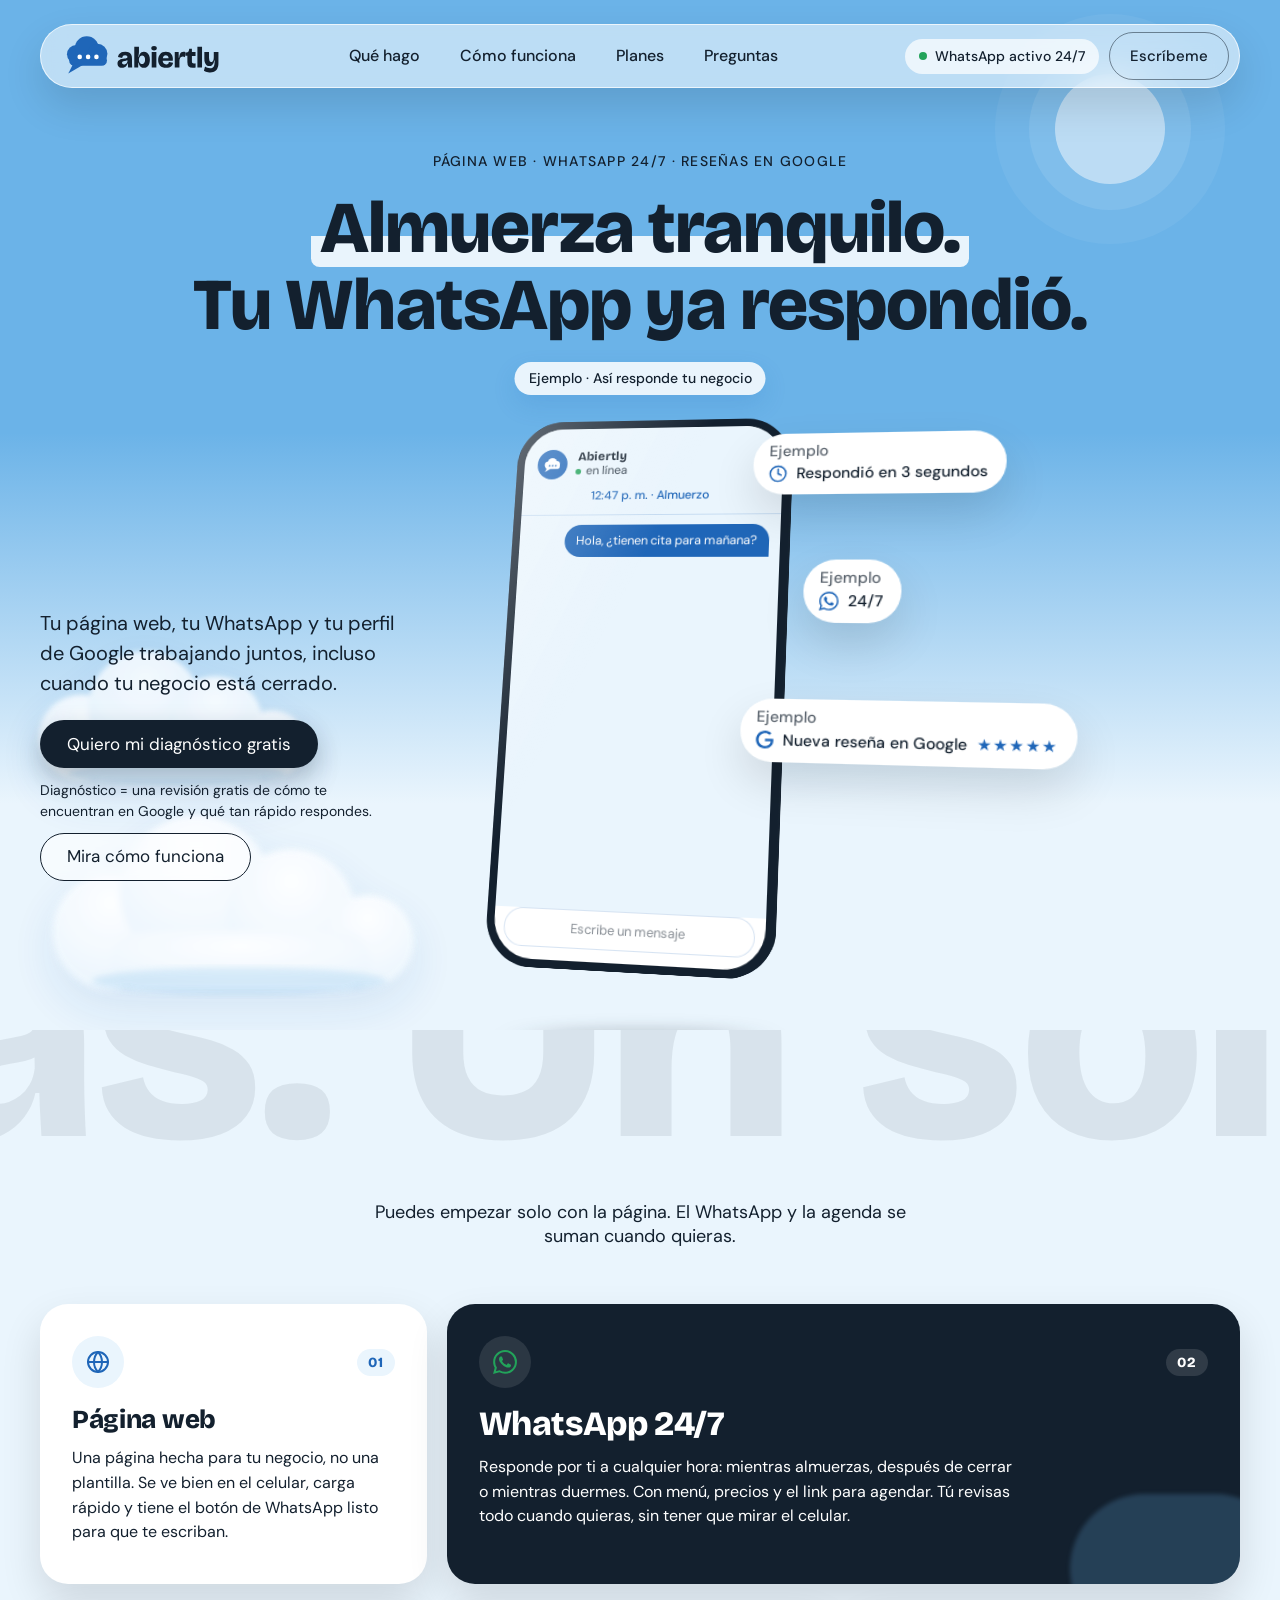
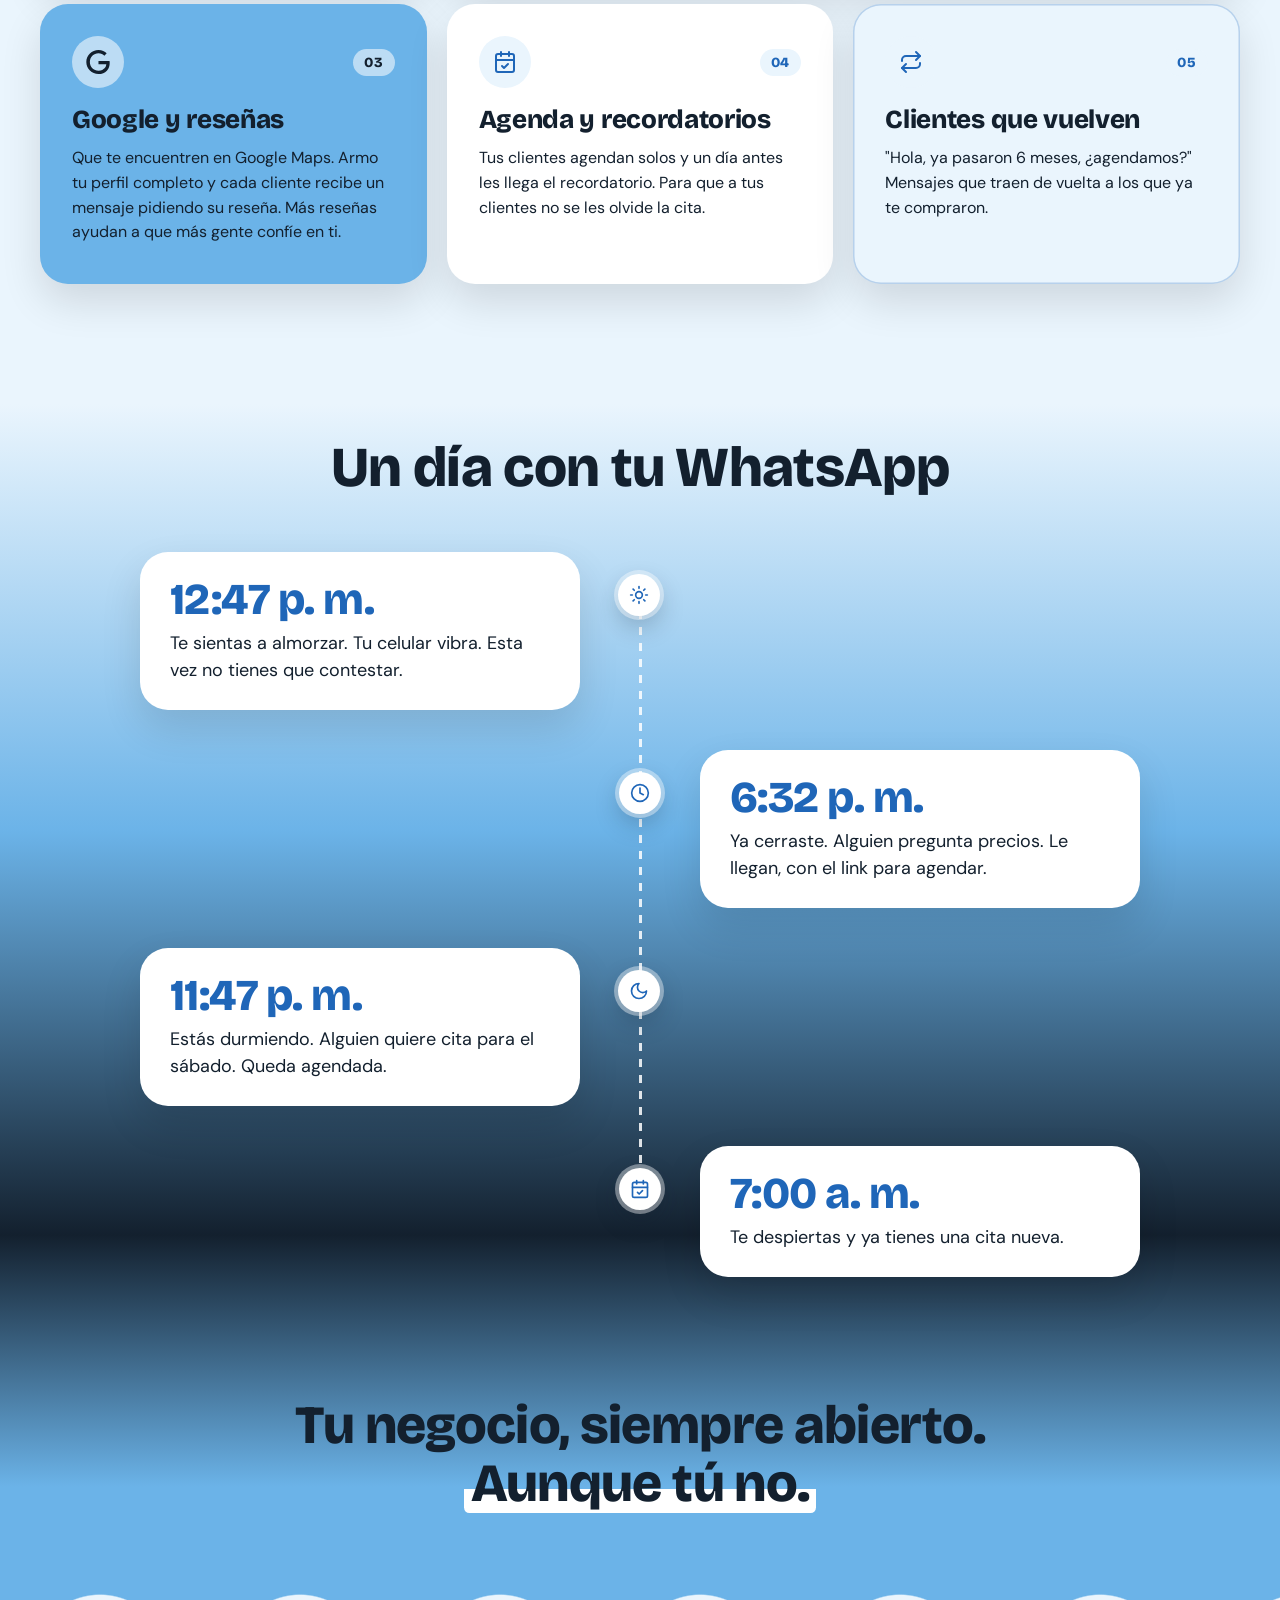
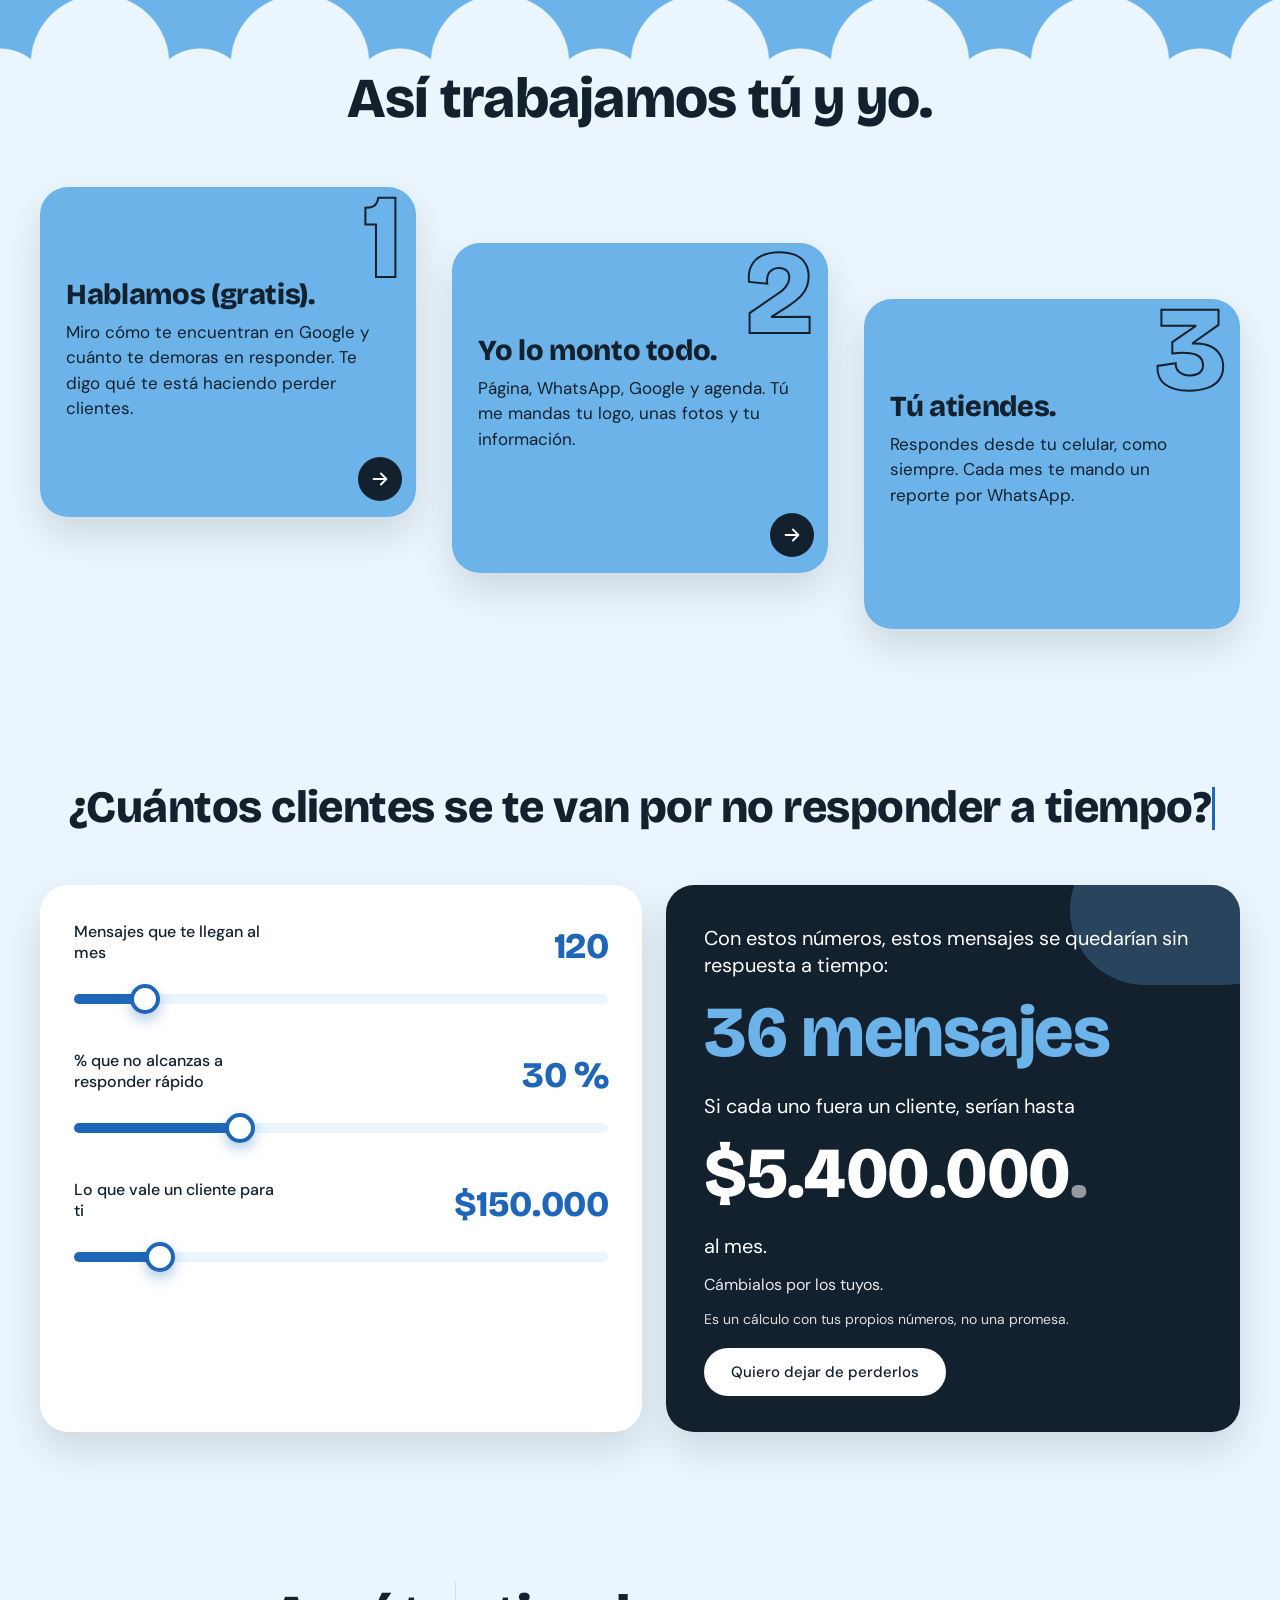
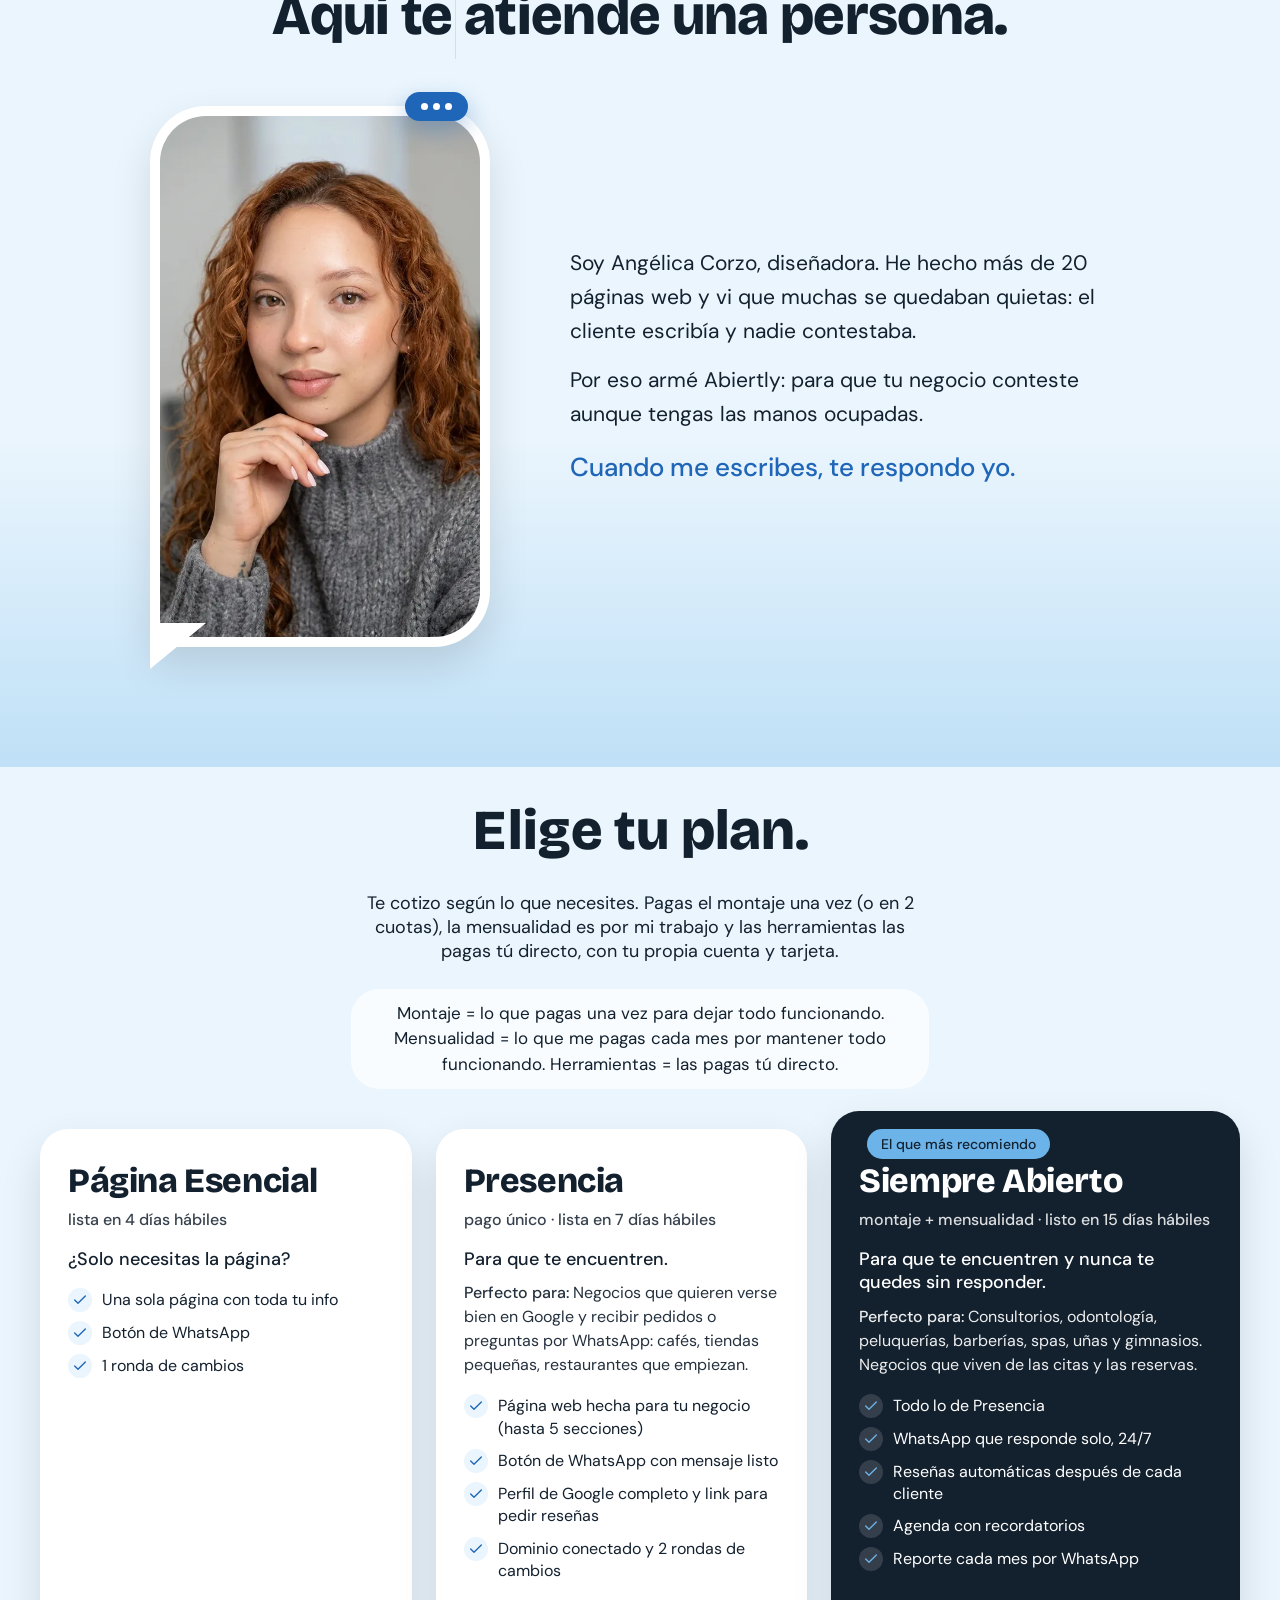
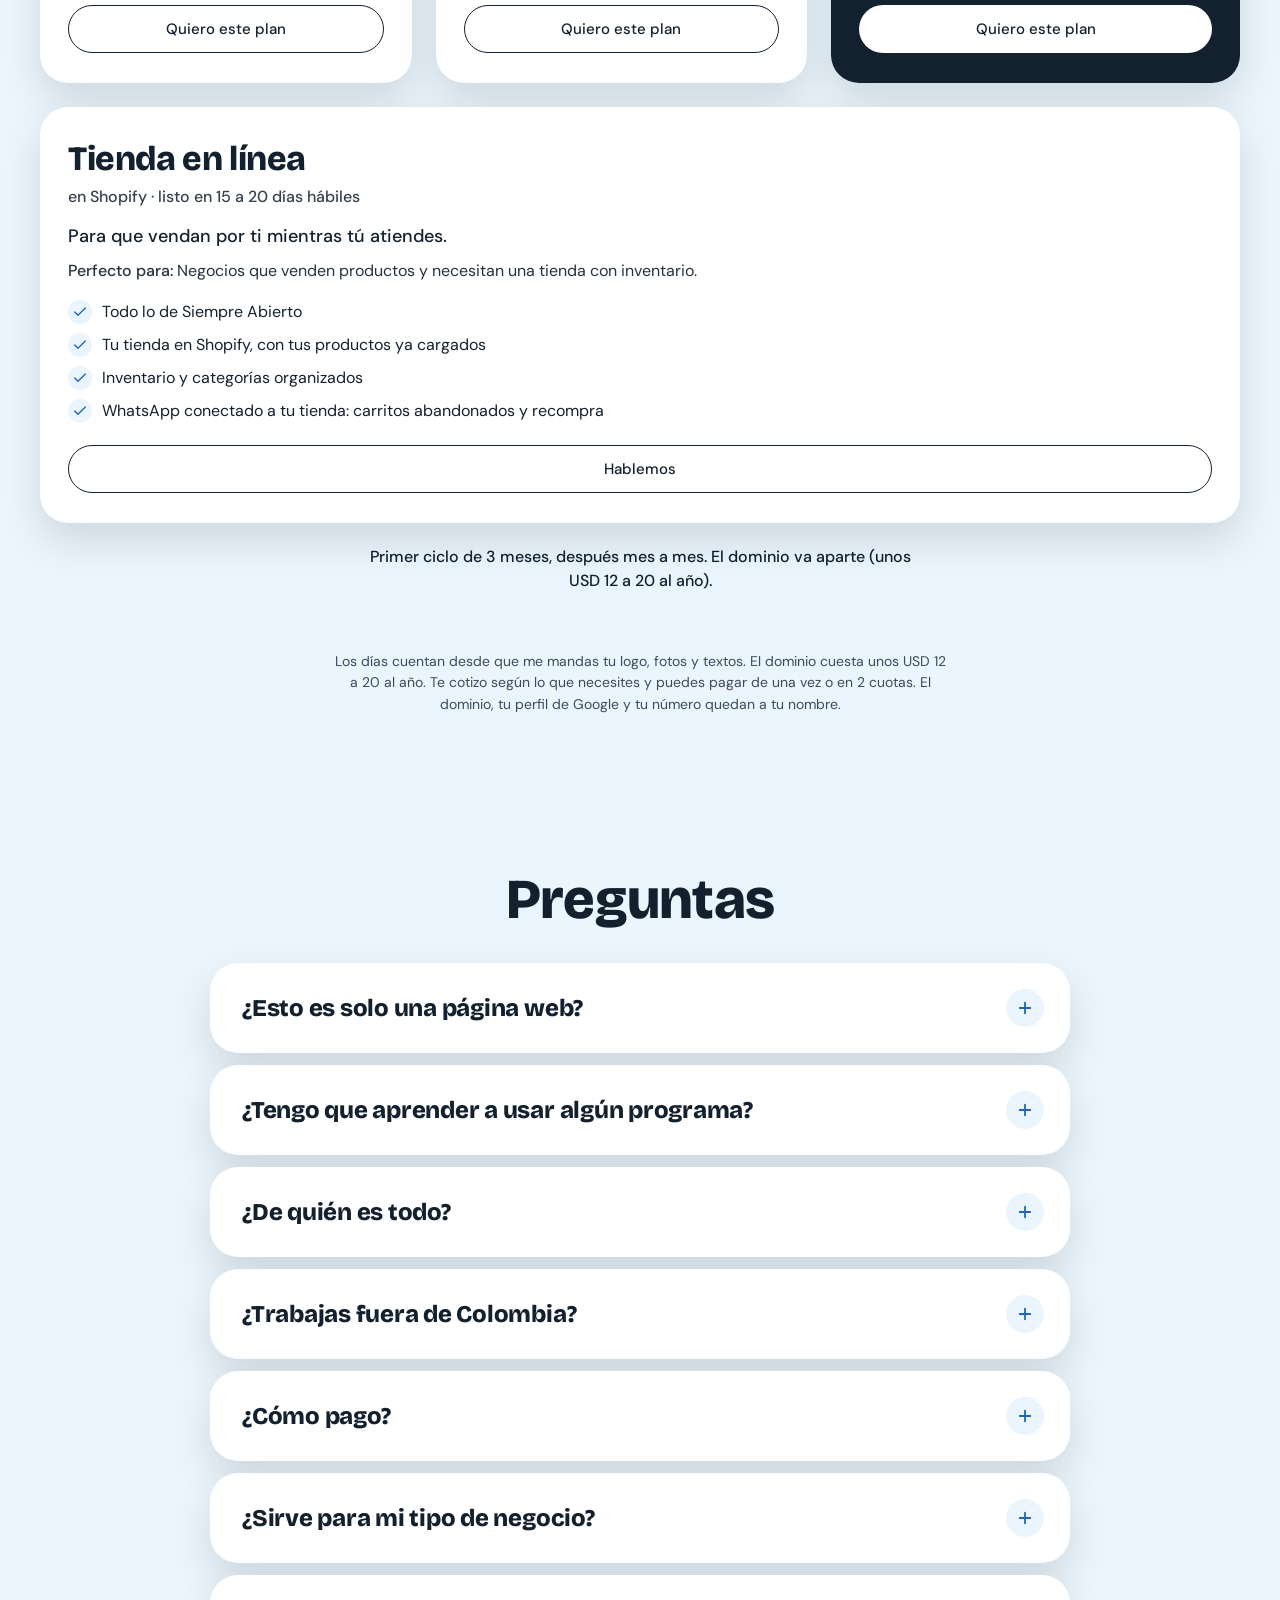
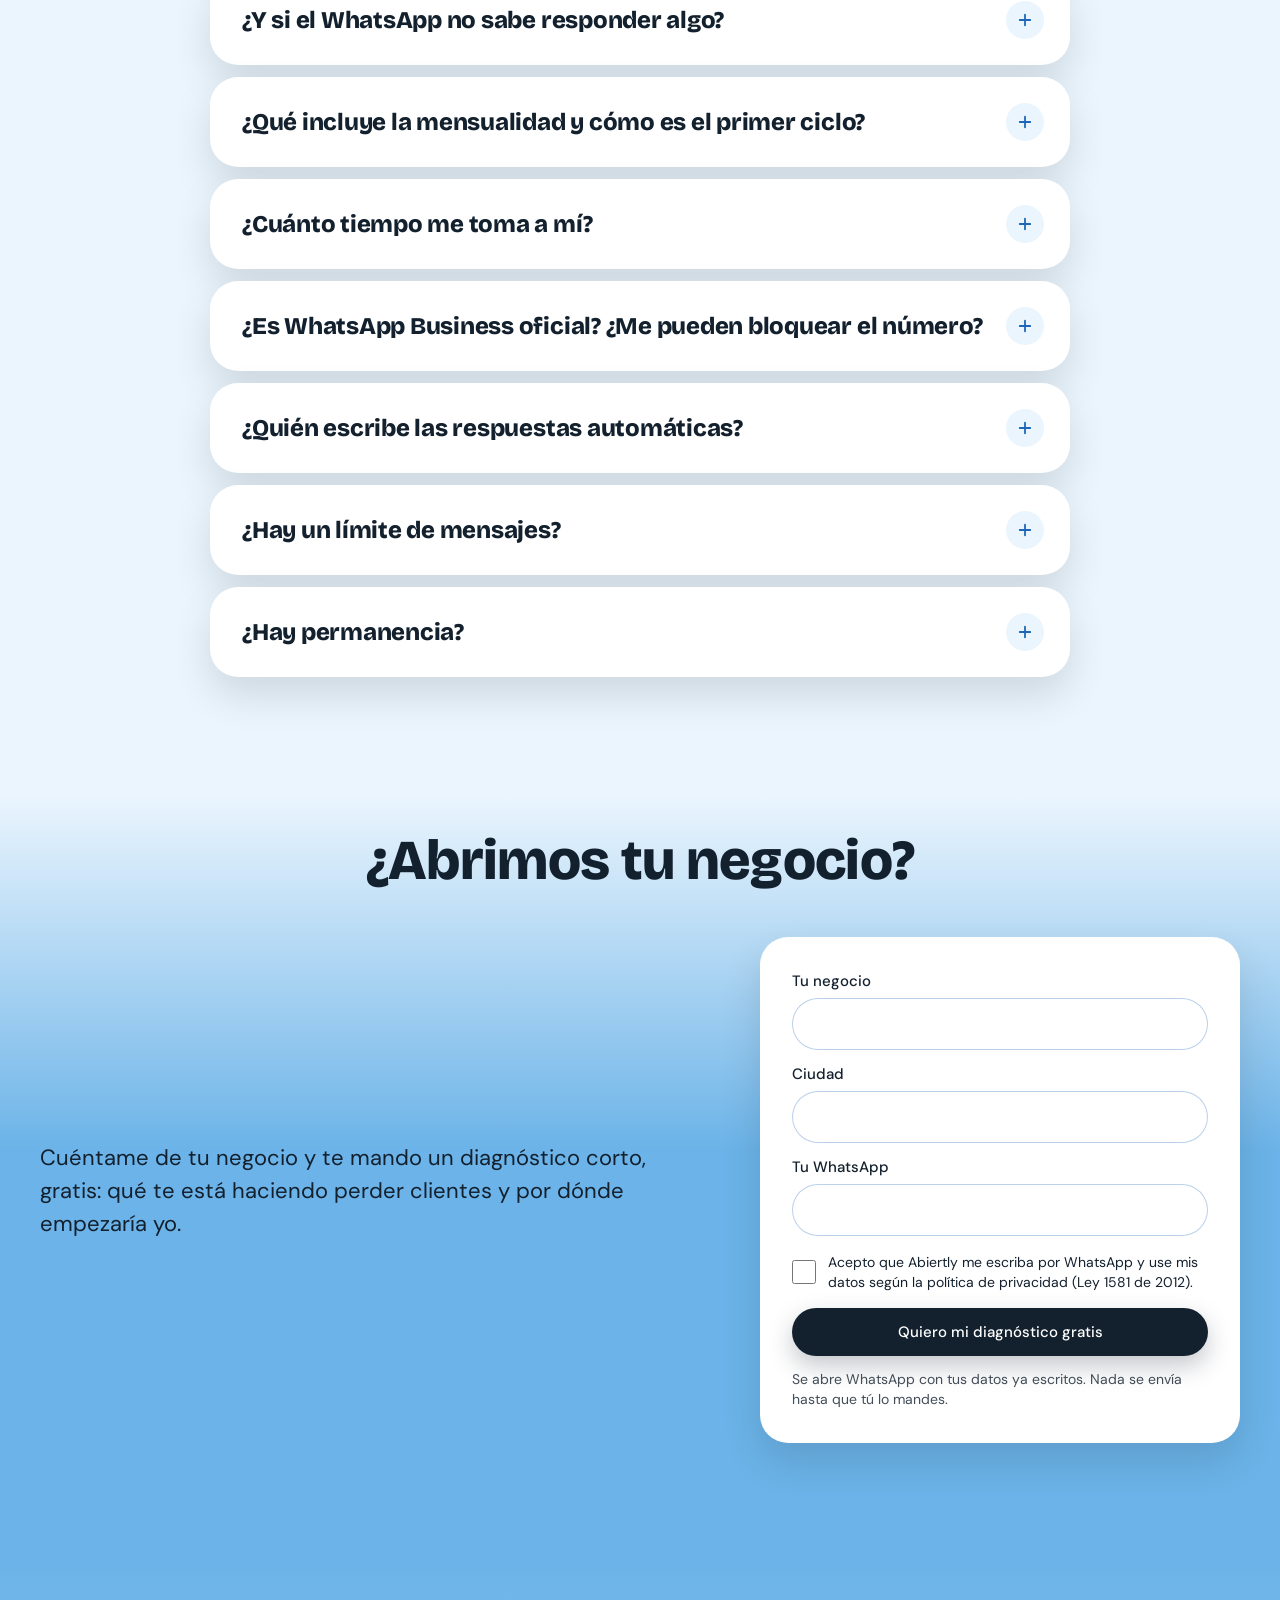
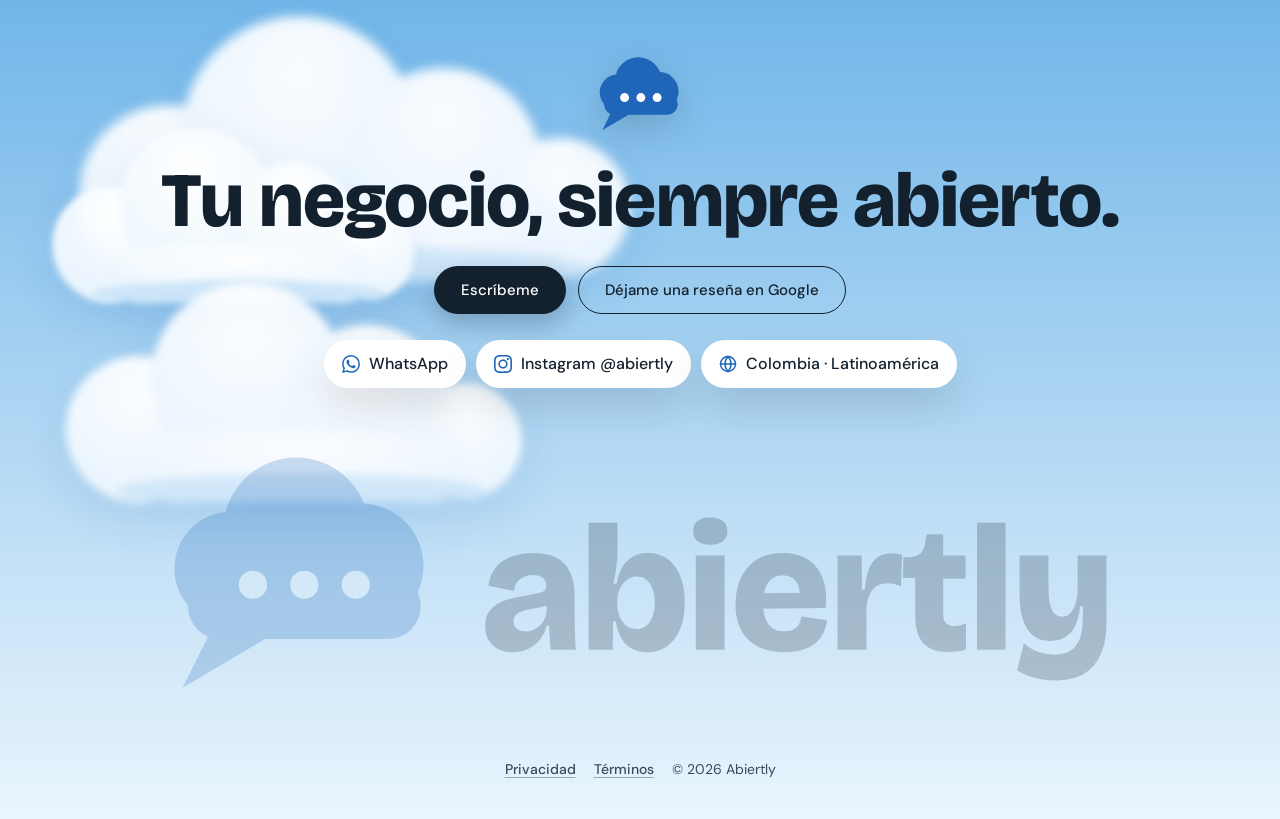
<file: index.html>
<!doctype html>
<html lang="es-CO">
<head>
<meta charset="utf-8">
<meta name="viewport" content="width=device-width,initial-scale=1">
<title>Abiertly · Página web, WhatsApp y Google trabajando juntos</title>
<meta name="description" content="Abiertly arma tu página web, el WhatsApp que responde solo, tu perfil de Google con reseñas y tu agenda con recordatorios, para negocios de Colombia y Latinoamérica. Diagnóstico gratis.">
<!-- ANTES DE LANZAR CON DOMINIO PROPIO: borrar la línea de robots de abajo para que Google pueda indexar la página -->
<meta name="robots" content="noindex,nofollow">
<meta name="theme-color" content="#6BB3E8">
<link rel="icon" type="image/svg+xml" href="assets/favicon.svg">
<link rel="apple-touch-icon" href="assets/apple-touch-icon.png">
<meta property="og:type" content="website">
<meta property="og:locale" content="es_CO">
<meta property="og:title" content="Abiertly · Tu negocio, siempre abierto">
<meta property="og:description" content="Página web, WhatsApp que responde solo y perfil de Google con reseñas, trabajando juntos. Diagnóstico gratis.">
<!-- TODO al tener dominio: cambiar por la dirección completa, por ejemplo https://abiertly.com/assets/og.png -->
<meta property="og:image" content="assets/og.png">
<link rel="preconnect" href="https://fonts.googleapis.com"><link rel="preconnect" href="https://fonts.gstatic.com" crossorigin>
<link href="https://fonts.googleapis.com/css2?family=Bricolage+Grotesque:opsz,wght@12..96,700;12..96,800&family=DM+Sans:wght@400;500;700&display=swap" rel="stylesheet">
<link rel="stylesheet" href="css/sitio.css">
<style>html,body{margin:0;padding:0;background:#EAF5FD}</style>
<script type="application/ld+json">{"@context":"https://schema.org","@type":"ProfessionalService","name":"Abiertly","description":"Página web, WhatsApp que responde solo, perfil de Google con reseñas y agenda con recordatorios para negocios pequeños.","areaServed":["CO","Latinoamérica"],"telephone":"+573126637933","sameAs":["https://instagram.com/abiertly"],"founder":{"@type":"Person","name":"Angélica Corzo"}}</script>
</head>
<body>
<div id="app"></div>
<noscript><main style="font-family:system-ui,sans-serif;max-width:640px;margin:48px auto;padding:0 20px;line-height:1.6"><h1>Abiertly</h1><p>Tu página web, tu WhatsApp y tu perfil de Google trabajando juntos, incluso cuando tu negocio está cerrado.</p><p><a href="https://wa.me/573126637933?text=Hola%20Ang%C3%A9lica%2C%20vi%20tu%20p%C3%A1gina%20y%20quiero%20saber%20m%C3%A1s%20de%20Abiertly.">Escríbeme por WhatsApp</a></p><p><a href="privacidad.html">Privacidad</a> · <a href="terminos.html">Términos</a></p></main></noscript>
<script>window.ABIERTLY_WA="573126637933";window.ABIERTLY_FOTO_B="assets/foto-b.webp";</script>
<script src="js/sitio.js"></script>
<script>mountHeroB(document.getElementById("app"));</script>
</body>
</html>
</file>
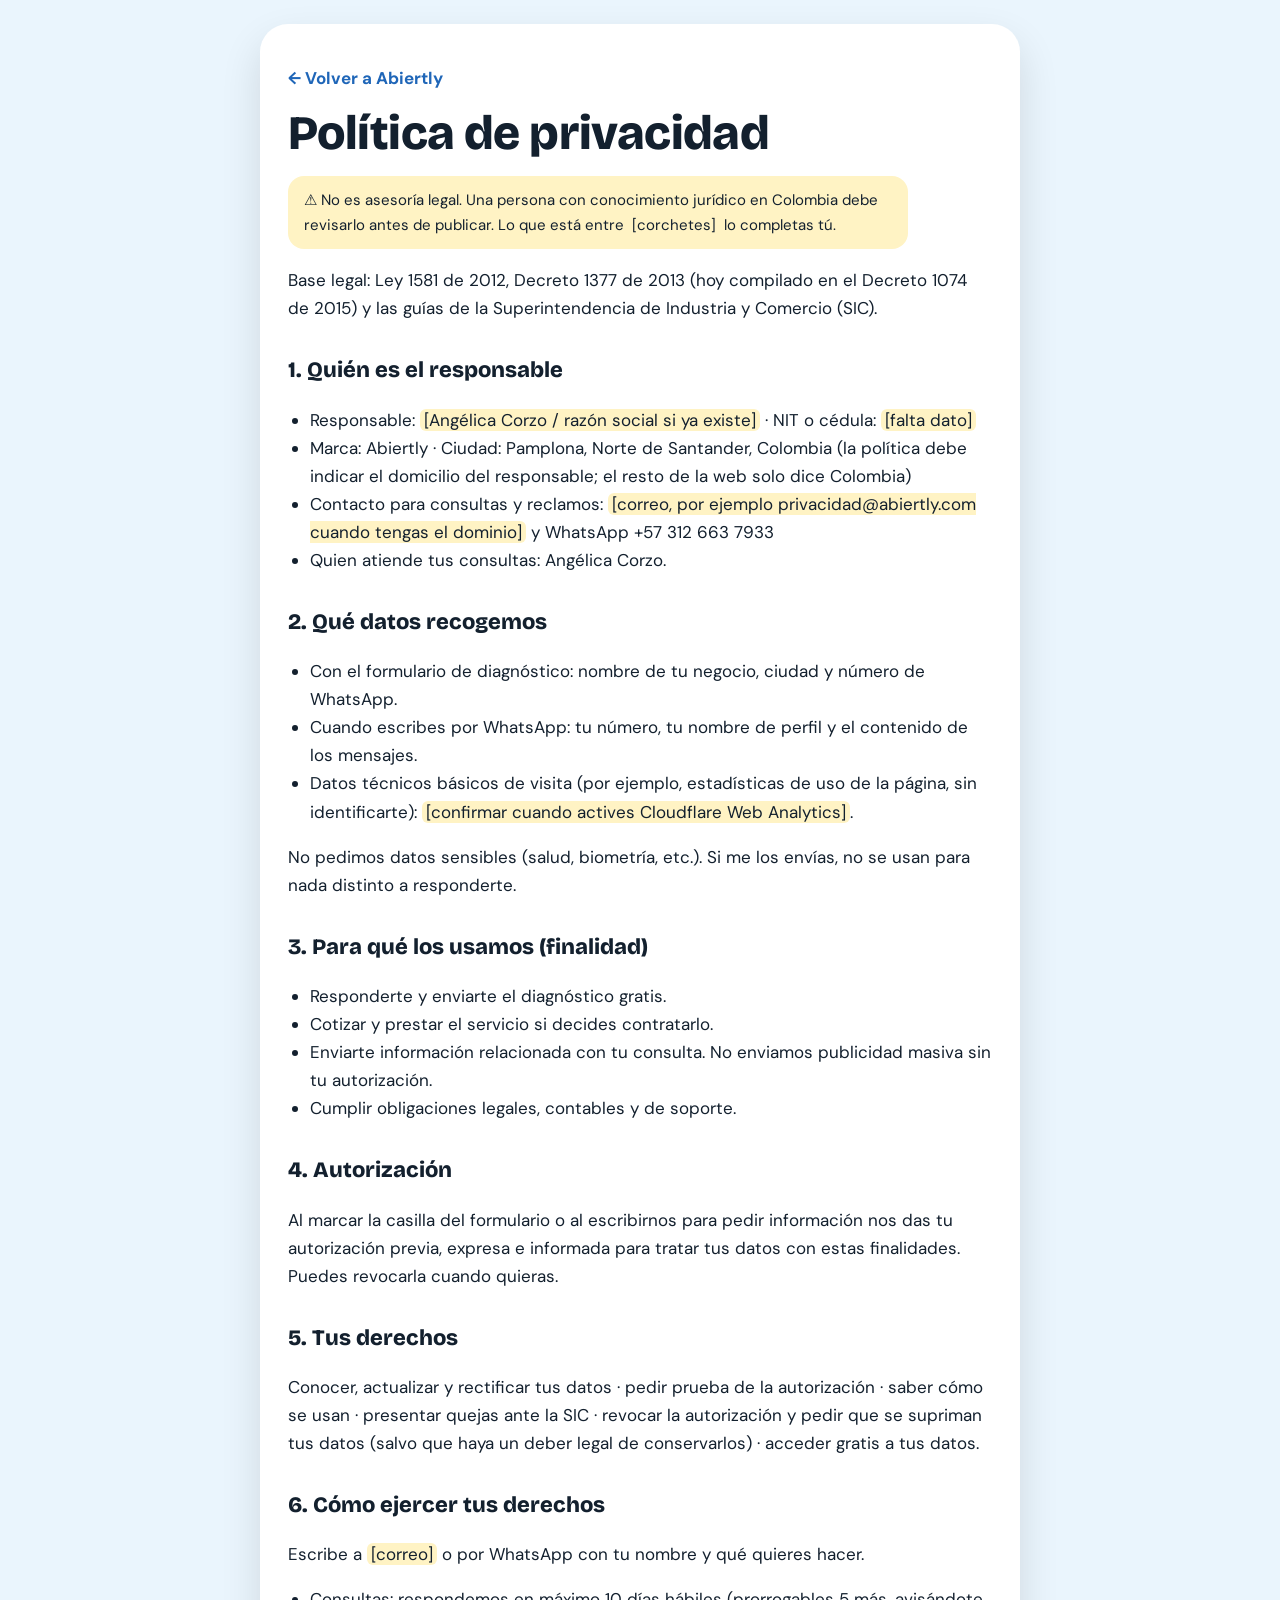
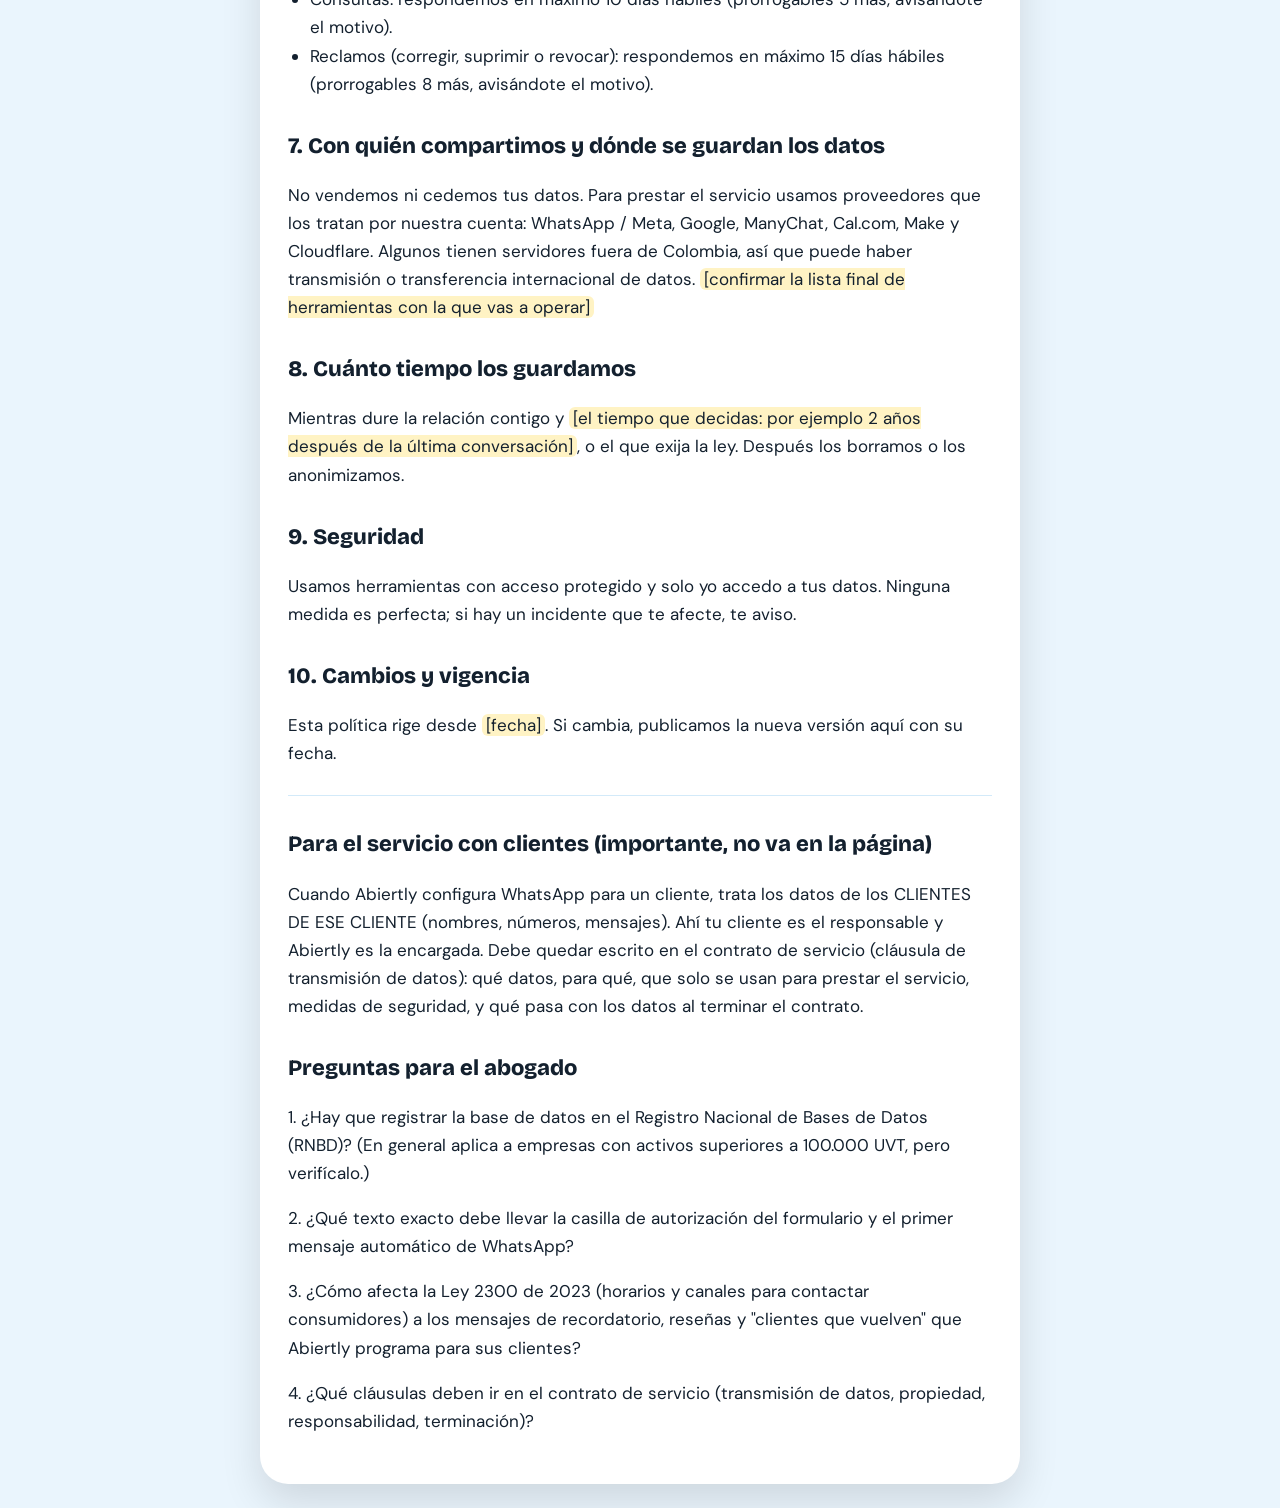
<file: privacidad.html>
<!doctype html>
<html lang="es-CO"><head><meta charset="utf-8"><meta name="viewport" content="width=device-width,initial-scale=1">
<title>Política de privacidad · Abiertly</title>
<meta name="robots" content="noindex,nofollow">
<link rel="icon" type="image/svg+xml" href="assets/favicon.svg">
<link href="https://fonts.googleapis.com/css2?family=Bricolage+Grotesque:opsz,wght@12..96,800&family=DM+Sans:wght@400;500;700&display=swap" rel="stylesheet">
<style>
:root{--bg:#EAF5FD;--fg:#13202E;--acc:#1F66B8;--card:#fff}
*{box-sizing:border-box}
body{margin:0;background:var(--bg);color:var(--fg);font-family:"DM Sans",system-ui,sans-serif;font-size:17px;line-height:1.65;padding:24px max(20px,env(safe-area-inset-left,0px))}
main{max-width:760px;margin:0 auto;background:var(--card);border-radius:28px;padding:32px 28px;box-shadow:0 18px 40px rgba(0,0,0,.12)}
a.volver{display:inline-flex;align-items:center;min-height:44px;color:var(--acc);font-weight:700;text-decoration:none}
h1{font-family:"Bricolage Grotesque",system-ui,sans-serif;font-weight:800;font-size:clamp(32px,6vw,48px);line-height:1.08;margin:8px 0 16px;letter-spacing:-.012em}
h2{font-family:"Bricolage Grotesque",system-ui,sans-serif;font-weight:800;font-size:22px;margin:30px 0 8px}
p,li{max-width:62ch}ul{padding-left:22px}hr{border:0;border-top:1px solid #D3EAF9;margin:28px 0}
mark{background:#FFF3C4;color:var(--fg);border-radius:6px;padding:0 4px}
.aviso{background:#FFF3C4;border-radius:16px;padding:12px 16px;font-size:15px}
</style></head><body><main>
<a class="volver" href="index.html">← Volver a Abiertly</a>
<h1>Política de privacidad</h1>
<p class="aviso">⚠️ No es asesoría legal. Una persona con conocimiento jurídico en Colombia debe revisarlo antes de publicar. Lo que está entre <mark>[corchetes]</mark> lo completas tú.</p>
<p>Base legal: Ley 1581 de 2012, Decreto 1377 de 2013 (hoy compilado en el Decreto 1074 de 2015) y las guías de la Superintendencia de Industria y Comercio (SIC).</p>
<h2>1. Quién es el responsable</h2>
<ul>
<li>Responsable: <mark>[Angélica Corzo / razón social si ya existe]</mark> · NIT o cédula: <mark>[falta dato]</mark></li>
<li>Marca: Abiertly · Ciudad: Pamplona, Norte de Santander, Colombia (la política debe indicar el domicilio del responsable; el resto de la web solo dice Colombia)</li>
<li>Contacto para consultas y reclamos: <mark>[correo, por ejemplo privacidad@abiertly.com cuando tengas el dominio]</mark> y WhatsApp +57 312 663 7933</li>
<li>Quien atiende tus consultas: Angélica Corzo.</li>
</ul>
<h2>2. Qué datos recogemos</h2>
<ul>
<li>Con el formulario de diagnóstico: nombre de tu negocio, ciudad y número de WhatsApp.</li>
<li>Cuando escribes por WhatsApp: tu número, tu nombre de perfil y el contenido de los mensajes.</li>
<li>Datos técnicos básicos de visita (por ejemplo, estadísticas de uso de la página, sin identificarte): <mark>[confirmar cuando actives Cloudflare Web Analytics]</mark>.</li>
</ul>
<p>No pedimos datos sensibles (salud, biometría, etc.). Si me los envías, no se usan para nada distinto a responderte.</p>
<h2>3. Para qué los usamos (finalidad)</h2>
<ul>
<li>Responderte y enviarte el diagnóstico gratis.</li>
<li>Cotizar y prestar el servicio si decides contratarlo.</li>
<li>Enviarte información relacionada con tu consulta. No enviamos publicidad masiva sin tu autorización.</li>
<li>Cumplir obligaciones legales, contables y de soporte.</li>
</ul>
<h2>4. Autorización</h2>
<p>Al marcar la casilla del formulario o al escribirnos para pedir información nos das tu autorización previa, expresa e informada para tratar tus datos con estas finalidades. Puedes revocarla cuando quieras.</p>
<h2>5. Tus derechos</h2>
<p>Conocer, actualizar y rectificar tus datos · pedir prueba de la autorización · saber cómo se usan · presentar quejas ante la SIC · revocar la autorización y pedir que se supriman tus datos (salvo que haya un deber legal de conservarlos) · acceder gratis a tus datos.</p>
<h2>6. Cómo ejercer tus derechos</h2>
<p>Escribe a <mark>[correo]</mark> o por WhatsApp con tu nombre y qué quieres hacer.</p>
<ul>
<li>Consultas: respondemos en máximo 10 días hábiles (prorrogables 5 más, avisándote el motivo).</li>
<li>Reclamos (corregir, suprimir o revocar): respondemos en máximo 15 días hábiles (prorrogables 8 más, avisándote el motivo).</li>
</ul>
<h2>7. Con quién compartimos y dónde se guardan los datos</h2>
<p>No vendemos ni cedemos tus datos. Para prestar el servicio usamos proveedores que los tratan por nuestra cuenta: WhatsApp / Meta, Google, ManyChat, Cal.com, Make y Cloudflare. Algunos tienen servidores fuera de Colombia, así que puede haber transmisión o transferencia internacional de datos. <mark>[confirmar la lista final de herramientas con la que vas a operar]</mark></p>
<h2>8. Cuánto tiempo los guardamos</h2>
<p>Mientras dure la relación contigo y <mark>[el tiempo que decidas: por ejemplo 2 años después de la última conversación]</mark>, o el que exija la ley. Después los borramos o los anonimizamos.</p>
<h2>9. Seguridad</h2>
<p>Usamos herramientas con acceso protegido y solo yo accedo a tus datos. Ninguna medida es perfecta; si hay un incidente que te afecte, te aviso.</p>
<h2>10. Cambios y vigencia</h2>
<p>Esta política rige desde <mark>[fecha]</mark>. Si cambia, publicamos la nueva versión aquí con su fecha.</p>
<hr>
<h2>Para el servicio con clientes (importante, no va en la página)</h2>
<p>Cuando Abiertly configura WhatsApp para un cliente, trata los datos de los CLIENTES DE ESE CLIENTE (nombres, números, mensajes). Ahí tu cliente es el responsable y Abiertly es la encargada. Debe quedar escrito en el contrato de servicio (cláusula de transmisión de datos): qué datos, para qué, que solo se usan para prestar el servicio, medidas de seguridad, y qué pasa con los datos al terminar el contrato.</p>
<h2>Preguntas para el abogado</h2>
<p>1. ¿Hay que registrar la base de datos en el Registro Nacional de Bases de Datos (RNBD)? (En general aplica a empresas con activos superiores a 100.000 UVT, pero verifícalo.)</p>
<p>2. ¿Qué texto exacto debe llevar la casilla de autorización del formulario y el primer mensaje automático de WhatsApp?</p>
<p>3. ¿Cómo afecta la Ley 2300 de 2023 (horarios y canales para contactar consumidores) a los mensajes de recordatorio, reseñas y "clientes que vuelven" que Abiertly programa para sus clientes?</p>
<p>4. ¿Qué cláusulas deben ir en el contrato de servicio (transmisión de datos, propiedad, responsabilidad, terminación)?</p>
</main></body></html>
</file>
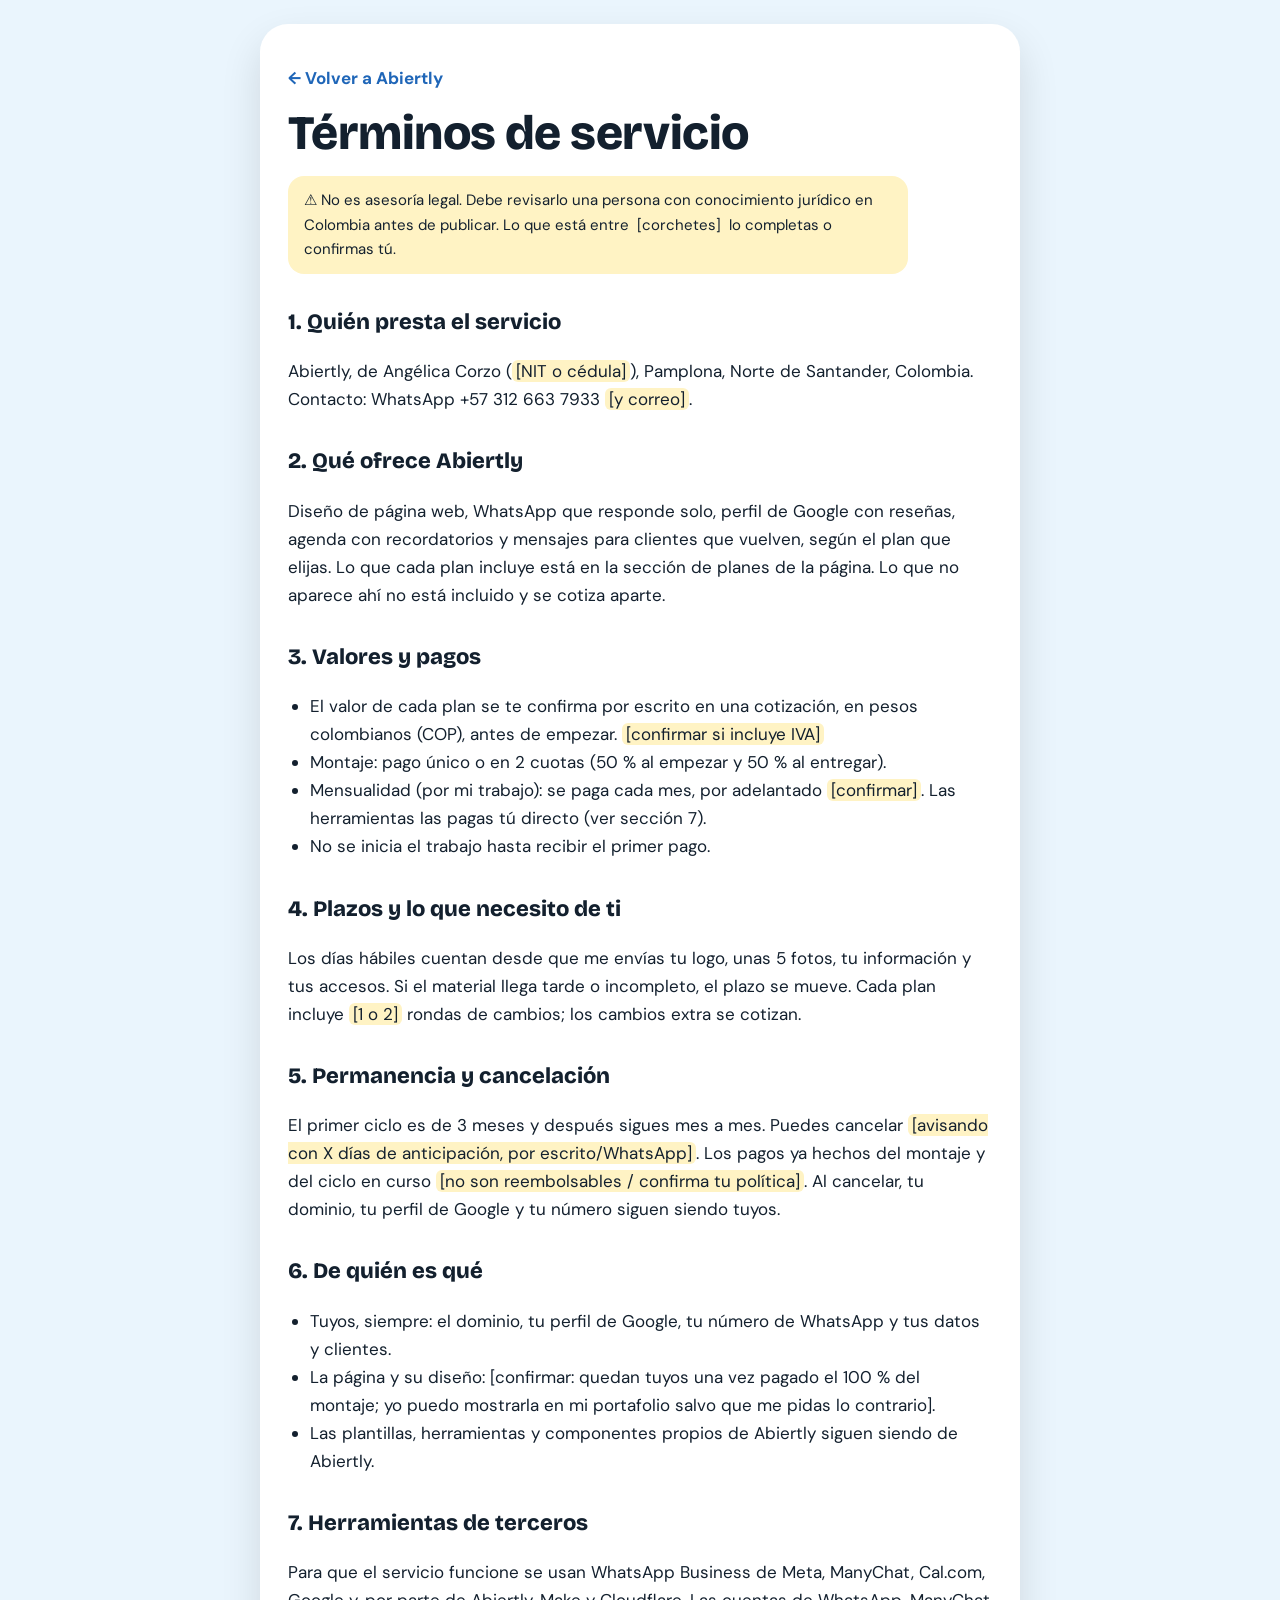
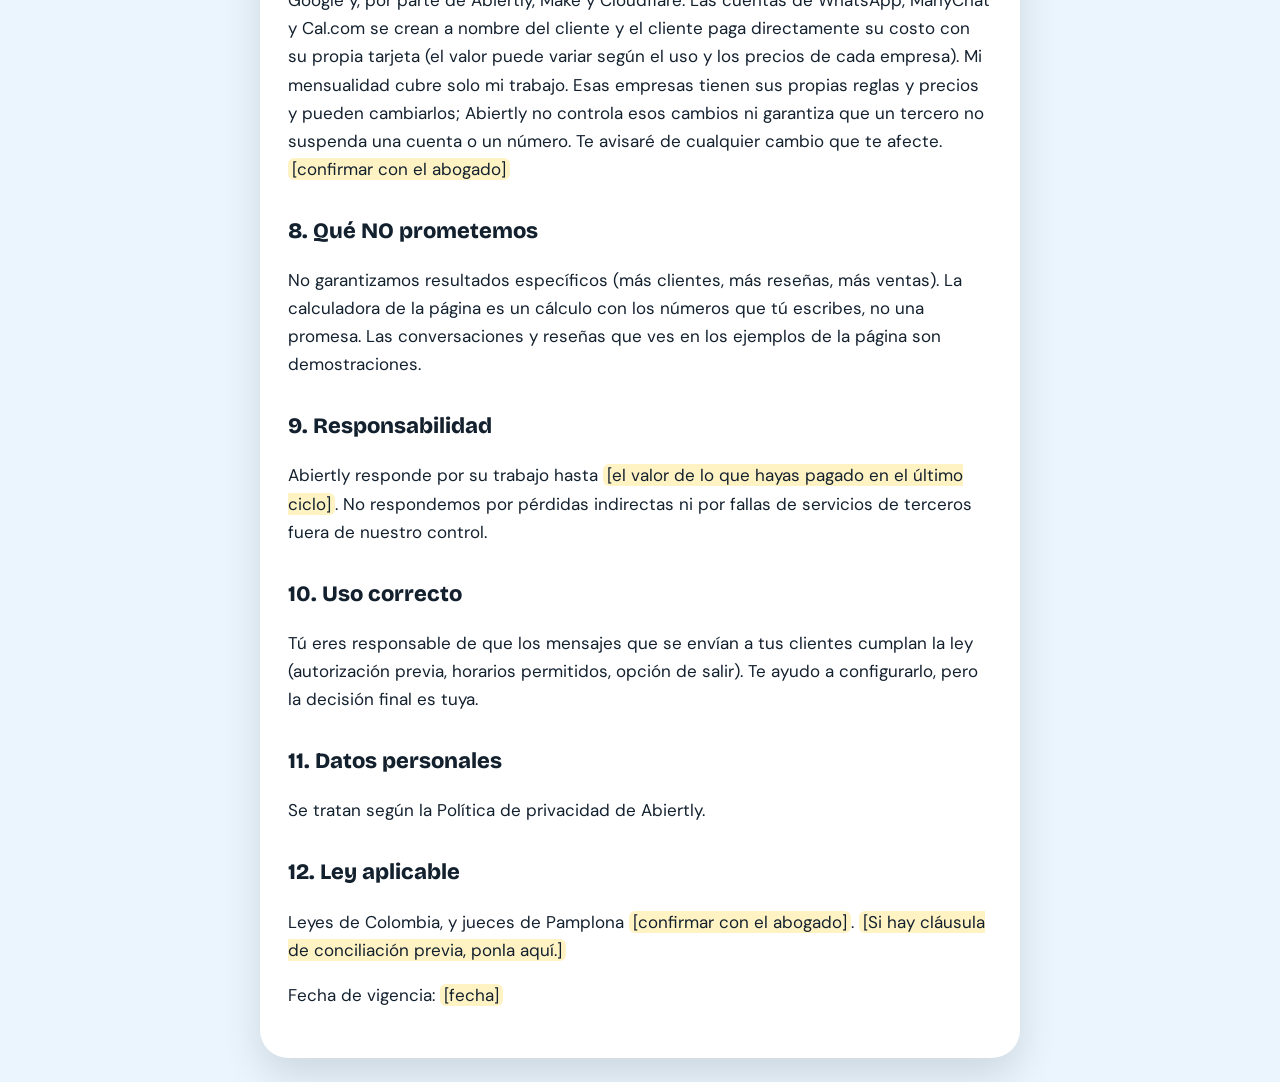
<file: terminos.html>
<!doctype html>
<html lang="es-CO"><head><meta charset="utf-8"><meta name="viewport" content="width=device-width,initial-scale=1">
<title>Términos de servicio · Abiertly</title>
<meta name="robots" content="noindex,nofollow">
<link rel="icon" type="image/svg+xml" href="assets/favicon.svg">
<link href="https://fonts.googleapis.com/css2?family=Bricolage+Grotesque:opsz,wght@12..96,800&family=DM+Sans:wght@400;500;700&display=swap" rel="stylesheet">
<style>
:root{--bg:#EAF5FD;--fg:#13202E;--acc:#1F66B8;--card:#fff}
*{box-sizing:border-box}
body{margin:0;background:var(--bg);color:var(--fg);font-family:"DM Sans",system-ui,sans-serif;font-size:17px;line-height:1.65;padding:24px max(20px,env(safe-area-inset-left,0px))}
main{max-width:760px;margin:0 auto;background:var(--card);border-radius:28px;padding:32px 28px;box-shadow:0 18px 40px rgba(0,0,0,.12)}
a.volver{display:inline-flex;align-items:center;min-height:44px;color:var(--acc);font-weight:700;text-decoration:none}
h1{font-family:"Bricolage Grotesque",system-ui,sans-serif;font-weight:800;font-size:clamp(32px,6vw,48px);line-height:1.08;margin:8px 0 16px;letter-spacing:-.012em}
h2{font-family:"Bricolage Grotesque",system-ui,sans-serif;font-weight:800;font-size:22px;margin:30px 0 8px}
p,li{max-width:62ch}ul{padding-left:22px}hr{border:0;border-top:1px solid #D3EAF9;margin:28px 0}
mark{background:#FFF3C4;color:var(--fg);border-radius:6px;padding:0 4px}
.aviso{background:#FFF3C4;border-radius:16px;padding:12px 16px;font-size:15px}
</style></head><body><main>
<a class="volver" href="index.html">← Volver a Abiertly</a>
<h1>Términos de servicio</h1>
<p class="aviso">⚠️ No es asesoría legal. Debe revisarlo una persona con conocimiento jurídico en Colombia antes de publicar. Lo que está entre <mark>[corchetes]</mark> lo completas o confirmas tú.</p>
<h2>1. Quién presta el servicio</h2>
<p>Abiertly, de Angélica Corzo (<mark>[NIT o cédula]</mark>), Pamplona, Norte de Santander, Colombia. Contacto: WhatsApp +57 312 663 7933 <mark>[y correo]</mark>.</p>
<h2>2. Qué ofrece Abiertly</h2>
<p>Diseño de página web, WhatsApp que responde solo, perfil de Google con reseñas, agenda con recordatorios y mensajes para clientes que vuelven, según el plan que elijas. Lo que cada plan incluye está en la sección de planes de la página. Lo que no aparece ahí no está incluido y se cotiza aparte.</p>
<h2>3. Valores y pagos</h2>
<ul>
<li>El valor de cada plan se te confirma por escrito en una cotización, en pesos colombianos (COP), antes de empezar. <mark>[confirmar si incluye IVA]</mark></li>
<li>Montaje: pago único o en 2 cuotas (50 % al empezar y 50 % al entregar).</li>
<li>Mensualidad (por mi trabajo): se paga cada mes, por adelantado <mark>[confirmar]</mark>. Las herramientas las pagas tú directo (ver sección 7).</li>
<li>No se inicia el trabajo hasta recibir el primer pago.</li>
</ul>
<h2>4. Plazos y lo que necesito de ti</h2>
<p>Los días hábiles cuentan desde que me envías tu logo, unas 5 fotos, tu información y tus accesos. Si el material llega tarde o incompleto, el plazo se mueve. Cada plan incluye <mark>[1 o 2]</mark> rondas de cambios; los cambios extra se cotizan.</p>
<h2>5. Permanencia y cancelación</h2>
<p>El primer ciclo es de 3 meses y después sigues mes a mes. Puedes cancelar <mark>[avisando con X días de anticipación, por escrito/WhatsApp]</mark>. Los pagos ya hechos del montaje y del ciclo en curso <mark>[no son reembolsables / confirma tu política]</mark>. Al cancelar, tu dominio, tu perfil de Google y tu número siguen siendo tuyos.</p>
<h2>6. De quién es qué</h2>
<ul>
<li>Tuyos, siempre: el dominio, tu perfil de Google, tu número de WhatsApp y tus datos y clientes.</li>
<li>La página y su diseño: [confirmar: quedan tuyos una vez pagado el 100 % del montaje; yo puedo mostrarla en mi portafolio salvo que me pidas lo contrario].</li>
<li>Las plantillas, herramientas y componentes propios de Abiertly siguen siendo de Abiertly.</li>
</ul>
<h2>7. Herramientas de terceros</h2>
<p>Para que el servicio funcione se usan WhatsApp Business de Meta, ManyChat, Cal.com, Google y, por parte de Abiertly, Make y Cloudflare. Las cuentas de WhatsApp, ManyChat y Cal.com se crean a nombre del cliente y el cliente paga directamente su costo con su propia tarjeta (el valor puede variar según el uso y los precios de cada empresa). Mi mensualidad cubre solo mi trabajo. Esas empresas tienen sus propias reglas y precios y pueden cambiarlos; Abiertly no controla esos cambios ni garantiza que un tercero no suspenda una cuenta o un número. Te avisaré de cualquier cambio que te afecte. <mark>[confirmar con el abogado]</mark></p>
<h2>8. Qué NO prometemos</h2>
<p>No garantizamos resultados específicos (más clientes, más reseñas, más ventas). La calculadora de la página es un cálculo con los números que tú escribes, no una promesa. Las conversaciones y reseñas que ves en los ejemplos de la página son demostraciones.</p>
<h2>9. Responsabilidad</h2>
<p>Abiertly responde por su trabajo hasta <mark>[el valor de lo que hayas pagado en el último ciclo]</mark>. No respondemos por pérdidas indirectas ni por fallas de servicios de terceros fuera de nuestro control.</p>
<h2>10. Uso correcto</h2>
<p>Tú eres responsable de que los mensajes que se envían a tus clientes cumplan la ley (autorización previa, horarios permitidos, opción de salir). Te ayudo a configurarlo, pero la decisión final es tuya.</p>
<h2>11. Datos personales</h2>
<p>Se tratan según la Política de privacidad de Abiertly.</p>
<h2>12. Ley aplicable</h2>
<p>Leyes de Colombia, y jueces de Pamplona <mark>[confirmar con el abogado]</mark>. <mark>[Si hay cláusula de conciliación previa, ponla aquí.]</mark></p>
<p>Fecha de vigencia: <mark>[fecha]</mark></p>
</main></body></html>
</file>
<file: css/sitio.css>
/* Abiertly · Hero B · Cielo moderno. Prefijo b- */
.b-wrap { container-type: inline-size; container-name: hb; width: 100%; --b-fondo: #EAF5FD; --b-cielo: #6BB3E8; --b-sup: #FFFFFF; --b-txt: #13202E; --b-acc: #1F66B8; --b-wa: #22A35A; }
.b, .b * { box-sizing: border-box; }
.b { position: relative; overflow: hidden; color: var(--b-txt); font-family: "DM Sans", system-ui, sans-serif; font-weight: 400; font-size: 17px; line-height: 1.5; background: linear-gradient(180deg, #6BB3E8 0%, #6BB3E8 42%, #EAF5FD 78%, #EAF5FD 100%); padding: 0 20px; min-height: 100%; }
.b button { font: inherit; cursor: pointer; }

/* nubes */
.b-sky { position: absolute; inset: 0; pointer-events: none; overflow: hidden; }
.b-cloud { position: absolute; left: 0; width: var(--w); opacity: var(--o, .9); animation: b-drift var(--d) linear infinite; animation-delay: var(--dl); will-change: transform; filter: drop-shadow(0 18px 24px rgba(31,102,184,.12)); }
.b-cloud svg { width: 100%; height: auto; display: block; }
@keyframes b-drift { from { transform: translateX(-35vw); } to { transform: translateX(130cqw); } }
.b-sun { position: absolute; top: 74px; right: 9%; width: 110px; height: 110px; border-radius: 50%; background: #fff; opacity: .55; box-shadow: 0 0 0 26px rgba(255,255,255,.18), 0 0 0 60px rgba(255,255,255,.10); animation: b-breathe 7s ease-in-out infinite; }
@keyframes b-breathe { 50% { transform: scale(1.06); opacity: .7; } }

/* menu */
.b-nav { position: relative; z-index: 6; margin: 16px auto 0; max-width: 1200px; height: 60px; display: flex; align-items: center; justify-content: space-between; gap: 10px; padding: 0 8px 0 16px; border-radius: 999px; background: rgba(255,255,255,.55); backdrop-filter: blur(12px); border: 1px solid rgba(255,255,255,.7); box-shadow: 0 18px 40px rgba(0,0,0,.12); animation: b-drop .8s cubic-bezier(.2,.8,.2,1) both; }
@keyframes b-drop { from { opacity: 0; transform: translateY(-16px) scale(.98); } to { opacity: 1; transform: none; } }
.b-logo { height: 34px; display: block; } .b-logo svg { height: 100%; width: auto; display: block; }
.b-links { display: none; gap: 28px; font-size: 15px; font-weight: 500; } .b-links span { padding: 6px 2px; transition: color .2s; } .b-links span:hover { color: var(--b-acc); }
.b-nav-r { display: flex; align-items: center; gap: 10px; }
.b-status { display: none; align-items: center; gap: 8px; font-size: 13px; font-weight: 500; padding: 7px 14px; border-radius: 999px; background: rgba(255,255,255,.7); }
.b-dot { width: 8px; height: 8px; border-radius: 50%; background: var(--b-wa); box-shadow: 0 0 0 0 rgba(34,163,90,.5); animation: b-pulse 2s infinite; }
@keyframes b-pulse { 70% { box-shadow: 0 0 0 8px rgba(34,163,90,0); } 100% { box-shadow: 0 0 0 0 rgba(34,163,90,0); } }
.b-btn { font-family: "DM Sans", system-ui, sans-serif; text-decoration: none; min-height: 48px; padding: 0 26px; border-radius: 999px; font-size: 15px; font-weight: 500; border: 1.5px solid transparent; display: inline-flex; align-items: center; justify-content: center; gap: 8px; white-space: nowrap; transition: transform .2s cubic-bezier(.2,.8,.2,1), box-shadow .2s; }
.b-btn.main { background: var(--b-txt); color: #fff; box-shadow: 0 10px 24px rgba(19,32,46,.25); } .b-btn.main:hover { transform: translateY(-3px) scale(1.02); box-shadow: 0 18px 40px rgba(0,0,0,.12); }
.b-btn.sec { background: rgba(255,255,255,.55); color: var(--b-txt); border-color: var(--b-txt); backdrop-filter: blur(6px); } .b-btn.sec:hover { background: #fff; transform: translateY(-3px); }
.b-nav .b-btn { min-height: 42px; padding: 0 20px; background: var(--b-txt); color: #fff; }
.b-nav .b-btn.nav-cta { display: none; }
.b-burger { width: 44px; height: 44px; border-radius: 50%; border: none; background: rgba(255,255,255,.75); display: grid; place-items: center; color: var(--b-txt); }

/* texto centrado */
.b-main { position: relative; z-index: 4; max-width: 1240px; margin: 0 auto; padding-top: 52px; display: grid; grid-template-columns: 1fr; justify-items: center; text-align: center; }
.b-h1 { margin: 0; font-family: "Bricolage Grotesque", system-ui, sans-serif; font-weight: 800; font-size: 9cqw; line-height: 1.06; white-space: normal; letter-spacing: -.012em; }
.b-rot { display: grid; position: relative; color: var(--b-acc); overflow: hidden; padding: .08em .12em .26em; margin: -.08em -.12em -.26em; }
.b-rot .rot-ph { display: block; white-space: nowrap; grid-area: 1 / 1; transform: translateY(105%); opacity: 0; transition: transform .75s cubic-bezier(.2,.8,.2,1), opacity .5s; }
.b-rot .rot-ph.on { transform: none; opacity: 1; }
.b-rot .rot-ph.off { transform: translateY(-105%); opacity: 0; }
.b-fix { display: block; }
.b-sub { max-width: 31em; margin: 18px 0 0; font-size: 17px; color: var(--b-txt); }
.b-cta { display: flex; flex-direction: column; gap: 12px; width: 100%; margin-top: 24px; } .b-cta .b-btn { width: 100%; }

/* celular 3D */
.b-stage { position: relative; z-index: 3; height: 560px; display: grid; place-items: center; perspective: 1500px; margin-top: 8px; }
.b-label { position: absolute; top: 4px; left: 50%; transform: translateX(-50%); z-index: 8; font-size: 13px; font-weight: 500; padding: 6px 14px; border-radius: 999px; background: rgba(255,255,255,.85); white-space: nowrap; box-shadow: 0 10px 24px rgba(31,102,184,.14); }
.b-ph { position: relative; width: 252px; height: 520px; transform-style: preserve-3d; transform: rotateX(calc(8deg + var(--rx, 0deg))) rotateY(calc(-18deg + var(--ry, 0deg))) rotateZ(3deg); animation: b-bob 6s ease-in-out infinite; will-change: transform; }
@keyframes b-bob { 0%,100% { translate: 0 0; } 50% { translate: 0 -12px; } }
.b-ph .edge { position: absolute; inset: 0; border-radius: 48px; background: #13202E; }
.b-ph .face { position: absolute; inset: 0; border-radius: 48px; background: #fff; border: 8px solid #13202E; overflow: hidden; display: flex; flex-direction: column; transform: translateZ(0.5px); box-shadow: inset 0 0 0 1px rgba(255,255,255,.18); }
.b-ph .glare { position: absolute; inset: 0; border-radius: 48px; transform: translateZ(1px); pointer-events: none; background: linear-gradient(115deg, rgba(255,255,255,.34) 0%, rgba(255,255,255,0) 38%); z-index: 3; }
.b-shadow { position: absolute; bottom: 4px; left: 50%; width: 260px; height: 50px; margin-left: -130px; border-radius: 50%; background: rgba(19,32,46,.22); filter: blur(22px); transform: rotateX(80deg) translateZ(-60px); animation: b-sh 6s ease-in-out infinite; }
@keyframes b-sh { 50% { transform: rotateX(80deg) translateZ(-60px) scale(.88); opacity: .7; } }
.b-top { padding: 22px 14px 10px; background: #EAF5FD; border-bottom: 1px solid rgba(31,102,184,.18); }
.b-ava { display: flex; align-items: center; gap: 9px; }
.b-ava b { width: 32px; height: 32px; border-radius: 50%; background: var(--b-acc); display: grid; place-items: center; }
.b-ava b svg { width: 20px; height: 17px; }
.b-ava span { font-size: 13px; font-weight: 700; line-height: 1.15; font-family: "Bricolage Grotesque", sans-serif; } .b-ava small { display: block; font-family: "DM Sans", sans-serif; font-weight: 500; font-size: 11px; color: rgba(19,32,46,.75); } .b-ava small i { display: inline-block; width: 6px; height: 6px; border-radius: 50%; background: var(--b-wa); margin-right: 5px; }
.b-moment { margin-top: 9px; font-size: 11px; font-weight: 500; color: var(--b-acc); min-height: 15px; }
.b-msgs { flex: 1; overflow: hidden; padding: 10px 11px; display: flex; flex-direction: column; gap: 7px; justify-content: flex-start; background: #EAF5FD; }
.b-msg { max-width: 88%; padding: 8px 12px; border-radius: 999px; font-size: 12.5px; line-height: 1.35; animation: b-pop .5s cubic-bezier(.2,.8,.2,1) both; }
.b-in { align-self: flex-end; background: var(--b-acc); color: #fff; border-bottom-right-radius: 6px; }
.b-out { align-self: flex-start; background: #fff; border-bottom-left-radius: 6px; box-shadow: 0 4px 12px rgba(31,102,184,.12); }
.b-btns { display: flex; flex-wrap: wrap; gap: 6px; margin-top: 7px; } .b-btns span { background: var(--b-txt); color: #fff; font-size: 11.5px; font-weight: 500; padding: 5px 11px; border-radius: 999px; }
.b-typing { display: flex; gap: 4px; padding: 12px 14px; } .b-typing i { width: 6px; height: 6px; border-radius: 50%; background: #8fb2d1; animation: b-bl 1s ease-in-out infinite; } .b-typing i:nth-child(2) { animation-delay: .15s; } .b-typing i:nth-child(3) { animation-delay: .3s; }
@keyframes b-bl { 0%,60%,100% { transform: none; opacity: .5; } 30% { transform: translateY(-4px); opacity: 1; } }
@keyframes b-pop { from { opacity: 0; transform: translateY(12px) scale(.94); } to { opacity: 1; transform: none; } }
.b-morning { align-self: center; font-size: 11.5px; font-weight: 500; color: var(--b-acc); background: #fff; padding: 6px 12px; border-radius: 999px; box-shadow: 0 4px 12px rgba(31,102,184,.14); animation: b-pop .5s both; }
.b-inp { display: flex; align-items: center; margin: 0 10px 12px; padding: 0 14px; height: 38px; border-radius: 999px; background: #fff; font-size: 12px; box-shadow: inset 0 0 0 1px rgba(31,102,184,.18); }
.b-typed { flex: 1; white-space: nowrap; overflow: hidden; } .b-typed:empty::before { content: "Escribe un mensaje"; color: rgba(19,32,46,.5); }
.b-typed:not(:empty)::after { content: ""; display: inline-block; width: 1px; height: 13px; background: var(--b-txt); margin-left: 1px; vertical-align: -2px; animation: b-caret .8s steps(1) infinite; } @keyframes b-caret { 50% { opacity: 0; } }

/* iconos y tarjetitas que salen del celular (3D) */
.b-ico { position: absolute; flex: none; width: 56px; height: 56px; border-radius: 999px; background: #fff; display: grid; place-items: center; box-shadow: 0 18px 40px rgba(0,0,0,.12); color: var(--b-txt); animation: b-fl 5s ease-in-out infinite; animation-delay: var(--dl, 0s); }
.b-ico.wa { color: var(--b-wa); } .b-ico.go { color: var(--b-acc); }
@keyframes b-fl { 0%,100% { translate: 0 0; } 50% { translate: 0 -14px; } }
.b-chips { position: absolute; inset: 0; z-index: 6; pointer-events: none; }
.b-chip { position: absolute; width: max-content; display: flex; align-items: center; gap: 8px; background: #fff; border-radius: 999px; padding: 9px 14px 9px 11px; font-size: 13px; font-weight: 500; box-shadow: 0 18px 40px rgba(0,0,0,.12); white-space: nowrap; animation: b-fl 5.5s ease-in-out infinite; animation-delay: var(--dl, 0s); }
.b-chip svg { color: var(--b-acc); flex: none; } .b-chip .stars { color: var(--b-acc); letter-spacing: 1px; }
.b-live { position: absolute; z-index: 7; display: flex; align-items: center; gap: 9px; background: var(--b-txt); color: #fff; border-radius: 999px; padding: 11px 16px; font-size: 13.5px; font-weight: 500; box-shadow: 0 18px 40px rgba(0,0,0,.12); white-space: nowrap; opacity: 0; transform: translate3d(-30px, 20px, 0) scale(.7); transition: opacity .5s cubic-bezier(.2,.8,.2,1), transform .6s cubic-bezier(.2,.8,.2,1); }
.b-live.show { opacity: 1; transform: none; } .b-live { translate: 0 0 130px; } .b-live svg { color: #6BB3E8; }

/* celular: sin tarjetitas que tapen, iconos dentro de los bordes */
.b { padding-bottom: 110px; }
.b-label { top: -8px; }
.b-stage { margin-top: 30px; }
.b-chip { display: none; }
.b-ico { width: 46px; height: 46px; border-radius: 999px; }
.b-ico.wa { left: -16px !important; top: 100px !important; } .b-ico.go { right: -16px !important; top: 70px !important; }
.b-ico.x1, .b-ico.x2 { display: none; }
.b-live { left: 50% !important; right: auto !important; top: auto !important; bottom: -4px; margin-left: -125px; translate: 0 0 130px; white-space: normal; width: 250px; }
/* banco de nubes (el celular sube desde ahi) */
.b-bank { position: absolute; left: 0; right: 0; bottom: 0; height: 120px; z-index: 5; background: #EAF5FD; pointer-events: none; }
.b-bank::before, .b-bank::after { content: ""; position: absolute; left: 0; right: 0; background-repeat: repeat-x; }
.b-bank::before { top: -44px; height: 46px; background-image: radial-gradient(circle 52px at 50% 52px, #EAF5FD 97%, transparent 100%); background-size: 150px 46px; }
.b-bank::after { top: -26px; height: 28px; background-image: radial-gradient(circle 40px at 50% 40px, #EAF5FD 97%, transparent 100%); background-size: 90px 28px; background-position: 30px 0; }

/* puente */
.b-bridge { position: relative; z-index: 6; height: 116px; margin: 10px -20px 0; overflow: hidden; display: flex; align-items: flex-end; justify-content: center; }
.b-bridge .br-row { white-space: nowrap; font-family: "Bricolage Grotesque", sans-serif; font-weight: 800; letter-spacing: -.035em; font-size: 10.4cqw; line-height: 1; padding-bottom: 12px; transform-origin: 50% 100%; transform: scale(calc(1 + (1 - var(--p, 0)) * 4.2)); color: var(--b-txt); }
.b-bridge .br-l { display: inline-block; opacity: calc(.08 + .92 * var(--e, 0)); transform: translateY(calc((1 - var(--e, 0)) * 30%)); }

@container hb (min-width: 900px) {
  .b { padding: 0 40px; height: 1000px; }
  .b-nav { margin-top: 24px; height: 64px; padding: 0 10px 0 22px; }
  .b-logo { height: 42px; } .b-links { display: flex; } .b-status { display: inline-flex; } .b-burger { display: none; } .b-nav .b-btn.nav-cta { display: inline-flex; }
  .b-main { padding-top: 64px; grid-template-columns: 1fr 330px 1fr; column-gap: 56px; grid-template-areas: "h h h" "sub ph cta"; align-items: start; }
  .b-h1 { grid-area: h; font-size: 5.7cqw; margin-bottom: 64px; }
  .b-sub { grid-area: sub; text-align: left; justify-self: end; max-width: 21em; font-size: 18px; margin: 250px 0 0; padding: 0; }
  .b-cta { grid-area: cta; width: auto; margin: 250px 0 0; align-items: stretch; justify-self: start; padding: 0; } .b-cta .b-btn { width: auto; }
  .b-stage { grid-area: ph; height: 560px; width: 330px; margin: 0; }
  .b-ph { width: 286px; height: 560px; }
  .b-shadow { display: none; }
  .b-label { top: -46px; }
  .b-chip { display: flex; }
  .b-ico { width: 56px; height: 56px; border-radius: 999px; }
  .b-ico.wa { left: -90px !important; top: 50px !important; } .b-ico.go { right: -86px !important; top: 24px !important; }
  .b-ico.x1, .b-ico.x2 { display: grid; }
  .b-live { left: auto !important; right: -250px !important; top: 460px !important; bottom: auto; margin-left: 0; width: auto; white-space: nowrap; }
}
/* ---------- seccion 2: Cinco cosas. Un solo sistema. ---------- */
.b-s2 { position: relative; background: #EAF5FD; color: var(--b-txt); padding: 0 20px 72px; font-family: "DM Sans", system-ui, sans-serif; overflow: hidden; }
.b-s2, .b-s2 * { box-sizing: border-box; }
.b-s2-in { max-width: 1200px; margin: 0 auto; position: relative; }
.b-bridge2 { height: 150px; overflow: hidden; display: flex; align-items: flex-end; justify-content: center; margin: 0 -20px; }
.b-bridge2 .br-row { white-space: normal; text-align: center; max-width: 100%; font-family: "Bricolage Grotesque", sans-serif; font-weight: 800; letter-spacing: -.012em; font-size: 10.4cqw; line-height: 1.06; padding-bottom: 10px; transform-origin: 50% 100%; transform: scale(calc(1 + (1 - var(--p, 1)) * 4.6)); color: var(--b-txt); }
.b-bridge2 .br-l { display: inline-block; opacity: calc(.08 + .92 * var(--e, 1)); transform: translateY(calc((1 - var(--e, 1)) * 30%)); }
.b-bajada { text-align: center; max-width: 32em; margin: 14px auto 36px; font-size: 17px; }
.b-grid { display: grid; gap: 16px; grid-template-columns: 1fr; }
.b-card { position: relative; background: #fff; border-radius: 28px; padding: 26px; box-shadow: 0 18px 40px rgba(0,0,0,.12); display: flex; flex-direction: column; gap: 12px; transition: transform .45s cubic-bezier(.2,.8,.2,1), box-shadow .45s; overflow: hidden; }
.b-card:hover { transform: translateY(-6px); box-shadow: 0 18px 40px rgba(0,0,0,.12); }
.b-card .top { display: flex; align-items: center; justify-content: space-between; }
.b-card .ic { width: 52px; height: 52px; border-radius: 999px; background: #EAF5FD; color: var(--b-acc); display: grid; place-items: center; transition: transform .45s cubic-bezier(.2,.8,.2,1); }
.b-card:hover .ic { transform: rotate(-8deg) scale(1.08); }
.b-card .n { font-family: "Bricolage Grotesque", sans-serif; font-weight: 800; font-size: 14px; letter-spacing: .06em; color: var(--b-acc); background: #EAF5FD; padding: 5px 11px; border-radius: 999px; }
.b-card h3 { margin: 6px 0 0; font-family: "Bricolage Grotesque", sans-serif; font-weight: 800; font-size: 26px; line-height: 1.08; letter-spacing: -.012em; }
.b-card p { margin: 0; font-size: 16px; line-height: 1.55; max-width: 34em; }
.b-card.dark { background: var(--b-txt); color: #fff; }
.b-card.dark .ic { background: rgba(255,255,255,.1); color: #fff; } .b-card.dark .ic svg { color: #22A35A; } .b-card.dark .n { background: rgba(255,255,255,.12); color: #fff; }
.b-card.dark::after { content: ""; position: absolute; right: -50px; bottom: -60px; width: 220px; height: 150px; border-radius: 999px; background: rgba(107,179,232,.22); filter: blur(2px); animation: b-drift2 9s ease-in-out infinite; }
@keyframes b-drift2 { 50% { transform: translateX(-26px); } }
.b-grid.rv-ready .b-card[data-rv] { opacity: 0; transform: translateY(34px); }
.b-grid.rv-ready .b-card[data-rv].in { opacity: 1; transform: none; transition: opacity .7s cubic-bezier(.2,.8,.2,1) var(--rd, 0ms), transform .8s cubic-bezier(.2,.8,.2,1) var(--rd, 0ms), box-shadow .45s; }
@container hb (min-width: 900px) {
  .b-s2 { padding: 0 40px 120px; }
  .b-bridge2 { height: 150px; margin: 0 -40px; }
  .b-bridge2 .br-row { white-space: nowrap; max-width: none; font-size: 4.4cqw; padding-bottom: 14px; }
  .b-bajada { font-size: 18px; margin: 20px auto 56px; }
  .b-grid { grid-template-columns: repeat(3, 1fr); gap: 20px; }
  .b-card.wide { grid-column: span 2; }
  .b-card { padding: 32px; min-height: 250px; }
  .b-card.dark { min-height: 250px; } .b-card.dark h3 { font-size: 34px; }
}

/* ---------- B · seccion 3: Un dia con tu WhatsApp (el cielo cambia con la hora) ---------- */
/*S3*/.b-s3 { position: relative; background: linear-gradient(180deg, #EAF5FD 0%, #6BB3E8 34%, #13202E 66%, #6BB3E8 86%, #EAF5FD 100%); color: var(--b-txt); padding: 0 20px 80px; font-family: "DM Sans", system-ui, sans-serif; overflow: hidden; }
.b-s3, .b-s3 * { box-sizing: border-box; }
.b-s3-in { max-width: 1000px; margin: 0 auto; position: relative; }
.b-tl { --tl: 0; position: relative; padding: 20px 0 10px; margin-top: 24px; }
.b-tl::before { content: ""; position: absolute; left: 21px; top: 0; bottom: 0; width: 3px; border-radius: 3px; background: repeating-linear-gradient(180deg, rgba(255,255,255,.85) 0 8px, transparent 8px 16px); }
.b-tl::after { content: ""; position: absolute; left: 20px; top: 0; width: 5px; height: calc(var(--tl) * 100%); border-radius: 5px; background: #fff; box-shadow: 0 0 0 2px #1F66B8, 0 0 18px rgba(255,255,255,.8); }
.b-ev { position: relative; padding-left: 62px; margin-bottom: 26px; }
.b-ev .nd { position: absolute; left: 4px; top: 16px; width: 40px; height: 40px; border-radius: 50%; background: #fff; color: var(--b-acc); display: grid; place-items: center; box-shadow: 0 0 0 4px rgba(255,255,255,.4), 0 10px 24px rgba(19,32,46,.25); z-index: 2; }
.b-ev .cd { background: #fff; border-radius: 28px; padding: 22px 24px; box-shadow: 0 18px 40px rgba(0,0,0,.12); text-align: left; }
.b-ev .tm { font-family: "Bricolage Grotesque", sans-serif; font-weight: 800; font-size: 34px; line-height: 1; letter-spacing: -.012em; color: var(--b-acc); margin: 0 0 8px; }
.b-ev .tx { margin: 0; font-size: 17px; line-height: 1.5; }
.b-close { text-align: center; margin: 44px auto 0; max-width: 18em; font-family: "Bricolage Grotesque", sans-serif; font-weight: 800; font-size: 9cqw; line-height: 1.08; letter-spacing: -.012em; }
.b-close em { font-style: normal; color: var(--b-acc); display: block; }
.b-tl.rv-ready .b-ev[data-rv] { opacity: 0; transform: translateY(30px); }
.b-tl.rv-ready .b-ev[data-rv].in { opacity: 1; transform: none; transition: opacity .7s cubic-bezier(.2,.8,.2,1), transform .8s cubic-bezier(.2,.8,.2,1); }
/* ---------- B · seccion 4: Como funciona ---------- */
.b-s4 { position: relative; background: #EAF5FD; color: var(--b-txt); padding: 0 20px 80px; font-family: "DM Sans", system-ui, sans-serif; overflow: hidden; }
.b-s4, .b-s4 * { box-sizing: border-box; }
.b-s4-in { max-width: 1200px; margin: 0 auto; }
.b-steps { display: grid; gap: 18px; grid-template-columns: 1fr; margin-top: 28px; }
.b-step { position: relative; background: #6BB3E8; color: var(--b-txt); border-radius: 28px; padding: 30px 26px 32px; overflow: hidden; box-shadow: 0 18px 40px rgba(0,0,0,.12); transition: transform .45s cubic-bezier(.2,.8,.2,1); }
.b-step:hover { transform: translateY(-6px) rotate(-.6deg); }
.b-step .big { position: absolute; right: 16px; top: -10px; font-family: "Bricolage Grotesque", sans-serif; font-weight: 800; font-size: 120px; line-height: 1; color: rgba(255,255,255,.55); pointer-events: none; }
.b-step h3 { position: relative; margin: 62px 0 10px; font-family: "Bricolage Grotesque", sans-serif; font-weight: 800; font-size: 29px; line-height: 1.08; letter-spacing: -.012em; max-width: 9em; }
.b-step p { position: relative; margin: 0; font-size: 17px; line-height: 1.5; max-width: 26em; }
.b-steps.rv-ready .b-step[data-rv] { opacity: 0; transform: translateY(36px); }
.b-steps.rv-ready .b-step[data-rv].in { opacity: 1; transform: none; transition: opacity .7s cubic-bezier(.2,.8,.2,1) var(--rd, 0ms), transform .8s cubic-bezier(.2,.8,.2,1) var(--rd, 0ms); }
@container hb (min-width: 900px) {
  .b-s3, .b-s4 { padding: 0 40px 120px; }
  .b-tl::before { left: 50%; margin-left: -1.5px; } .b-tl::after { left: 50%; margin-left: -2.5px; }
  .b-ev { width: 50%; padding: 0 60px 0 0; margin-bottom: 40px; }
  .b-ev:nth-child(even) { margin-left: 50%; padding: 0 0 0 60px; }
  .b-ev .nd { left: auto; right: -20px; width: 42px; height: 42px; top: 22px; } .b-ev:nth-child(even) .nd { right: auto; left: -21px; }
  .b-ev .cd { padding: 26px 30px; } .b-ev .tm { font-size: 44px; } .b-ev .tx { font-size: 18px; }
  .b-close { font-size: 4.2cqw; margin-top: 70px; max-width: 20em; }
  .b-steps { grid-template-columns: repeat(3, 1fr); gap: 36px; margin-top: 48px; align-items: start; }
  .b-step { min-height: 330px; } .b-step:nth-child(2) { margin-top: 56px; } .b-step:nth-child(3) { margin-top: 112px; }
  .b-step:not(:last-child)::after { content: ""; position: absolute; right: 14px; bottom: 16px; width: 44px; height: 44px; border-radius: 50%; background: #13202E url("data:image/svg+xml,%3Csvg xmlns='http://www.w3.org/2000/svg' width='22' height='22' viewBox='0 0 24 24' fill='none' stroke='%23fff' stroke-width='2' stroke-linecap='round' stroke-linejoin='round'%3E%3Cpath d='M5 12h14M13 6l6 6-6 6'/%3E%3C/svg%3E") center no-repeat; }
}

/* ---------- B · seccion 5: calculadora ---------- */
.b-s5, .b-s6 { position: relative; color: var(--b-txt); padding: 0 20px 80px; font-family: "DM Sans", system-ui, sans-serif; overflow: hidden; }
.b-s5 { background: #EAF5FD; } .b-s6 { background: linear-gradient(180deg, #EAF5FD 0%, #EAF5FD 60%, #BFE0F7 100%); }
.b-s5 *, .b-s6 * { box-sizing: border-box; }
.b-s5-in, .b-s6-in { max-width: 1200px; margin: 0 auto; position: relative; }
.b-bridge2.long { height: 190px; } .b-bridge2.long .br-row { font-size: 7.8cqw; line-height: 1.08; }
.b-calc { display: grid; gap: 16px; grid-template-columns: 1fr; margin-top: 26px; }
.b-cin { background: #fff; border-radius: 28px; padding: 26px 22px 10px; box-shadow: 0 18px 40px rgba(0,0,0,.12); }
.b-fld { margin-bottom: 24px; }
.b-fld .row { display: flex; justify-content: space-between; align-items: flex-end; gap: 12px; margin-bottom: 12px; }
.b-fld label { font-size: 15px; font-weight: 500; line-height: 1.3; max-width: 13em; }
.b-fld .rd { font-family: "Bricolage Grotesque", sans-serif; font-weight: 800; font-size: 30px; line-height: 1; color: var(--b-acc); white-space: nowrap; letter-spacing: -.012em; }
.b-s5 input[type=range] { -webkit-appearance: none; appearance: none; width: 100%; height: 30px; background: transparent; margin: 0; cursor: pointer; --v: 50%; }
.b-s5 input[type=range]::-webkit-slider-runnable-track { height: 10px; border-radius: 10px; background: linear-gradient(90deg, var(--b-acc) var(--v), #EAF5FD var(--v)); }
.b-s5 input[type=range]::-moz-range-track { height: 10px; border-radius: 10px; background: #EAF5FD; }
.b-s5 input[type=range]::-moz-range-progress { height: 10px; border-radius: 10px; background: var(--b-acc); }
.b-s5 input[type=range]::-webkit-slider-thumb { -webkit-appearance: none; width: 30px; height: 30px; border-radius: 50%; background: #fff; border: 4px solid var(--b-acc); margin-top: -10px; box-shadow: 0 6px 14px rgba(31,102,184,.35); transition: transform .2s; }
.b-s5 input[type=range]::-moz-range-thumb { width: 22px; height: 22px; border-radius: 50%; background: #fff; border: 4px solid var(--b-acc); box-shadow: 0 6px 14px rgba(31,102,184,.35); }
.b-s5 input[type=range]:active::-webkit-slider-thumb { transform: scale(1.18); }
.b-s5 input[type=range]:focus-visible { outline: 2px solid var(--b-acc); outline-offset: 4px; border-radius: 10px; }
.b-cout { position: relative; background: var(--b-txt); color: #fff; border-radius: 28px; padding: 30px 24px 28px; overflow: hidden; display: flex; flex-direction: column; gap: 14px; box-shadow: 0 18px 40px rgba(0,0,0,.12); }
.b-cout::after { content: ""; position: absolute; right: -60px; top: -50px; width: 230px; height: 150px; border-radius: 999px; background: rgba(107,179,232,.25); animation: b-drift2 9s ease-in-out infinite; }
.b-cout p { position: relative; z-index: 1; margin: 0; font-size: 18px; line-height: 1.35; }
.b-cout .big { display: block; font-family: "Bricolage Grotesque", sans-serif; font-weight: 800; font-size: 13.4cqw; line-height: 1; letter-spacing: -.02em; color: #6BB3E8; margin: 4px 0 10px; font-variant-numeric: tabular-nums; word-break: break-word; }
.b-cout .big.y { color: #fff; }
.b-cout .big::after { content: "."; opacity: .55; }
.b-cout small { position: relative; z-index: 1; font-size: 13px; opacity: .85; }
.b-cout .b-btn { position: relative; z-index: 1; background: #fff; color: var(--b-txt); align-self: flex-start; margin-top: 6px; }
.b-cout .b-btn:hover { transform: translateY(-3px); }
/* ---------- B · seccion 6: sobre mi ---------- */
.b-about { display: grid; gap: 34px; grid-template-columns: 1fr; margin-top: 30px; align-items: center; }
.b-photo { position: relative; width: 100%; max-width: 360px; margin: 0 auto 14px; aspect-ratio: 4 / 4.6; border-radius: 56px 56px 56px 10px; background: #fff center / cover no-repeat; box-shadow: 0 18px 40px rgba(0,0,0,.12); display: grid; place-items: center; text-align: center; cursor: pointer; transition: transform .45s cubic-bezier(.2,.8,.2,1); }
.b-photo:hover { transform: rotate(-1.5deg) scale(1.02); }
.b-photo::before { content: ""; position: absolute; left: 0; bottom: -22px; width: 56px; height: 46px; background: #fff; clip-path: polygon(0 0, 100% 0, 0 100%); }
.b-photo .ph { display: flex; flex-direction: column; align-items: center; gap: 10px; padding: 24px; color: var(--b-acc); font-weight: 500; font-size: 15px; }
.b-photo .ph .ci { width: 64px; height: 64px; border-radius: 50%; background: #EAF5FD; display: grid; place-items: center; }
.b-photo .ph small { font-size: 12px; color: rgba(19,32,46,.75); }
.b-photo.has .ph { display: none; }
.b-photo input { position: absolute; inset: 0; opacity: 0; cursor: pointer; width: 100%; height: 100%; }
.b-dots { position: absolute; top: -14px; right: 22px; background: var(--b-acc); border-radius: 999px; padding: 11px 16px; display: flex; gap: 5px; box-shadow: 0 10px 22px rgba(31,102,184,.35); }
.b-dots i { width: 7px; height: 7px; border-radius: 50%; background: #fff; animation: b-bl 1.2s ease-in-out infinite; } .b-dots i:nth-child(2) { animation-delay: .15s; } .b-dots i:nth-child(3) { animation-delay: .3s; }
.b-about h2 { margin: 0 0 18px; font-family: "Bricolage Grotesque", sans-serif; font-weight: 800; font-size: 10cqw; line-height: 1.04; letter-spacing: -.012em; }
.b-about p { margin: 0 0 16px; font-size: 17px; line-height: 1.6; max-width: 32em; }
.b-about p.last { font-weight: 500; color: var(--b-acc); font-size: 19px; }
@container hb (min-width: 900px) {
  .b-s5, .b-s6 { padding: 0 40px 120px; }
  .b-bridge2.long { height: 200px; } .b-bridge2.long .br-row { font-size: 3.5cqw; }
  .b-calc { grid-template-columns: 1.05fr 1fr; gap: 24px; margin-top: 44px; align-items: stretch; }
  .b-cin { padding: 36px 34px 14px; } .b-fld label { font-size: 16px; } .b-fld .rd { font-size: 36px; }
  .b-cout { padding: 40px 38px 36px; } .b-cout p { font-size: 20px; } .b-cout .big { font-size: 5.6cqw; }
  .b-about { grid-template-columns: 400px 1fr; gap: 80px; margin-top: 50px; }
  .b-photo { max-width: none; margin: 0; }
  .b-about h2 { font-size: 4.6cqw; } .b-about p { font-size: 19px; } .b-about p.last { font-size: 22px; }
}

/* ---------- B · preguntas, cierre, pie y barra fija ---------- */
.b-s7, .b-s8 { position: relative; color: var(--b-txt); padding: 0 20px 70px; font-family: "DM Sans", system-ui, sans-serif; overflow: hidden; }
.b-s7 { background: #EAF5FD; } .b-s8 { background: linear-gradient(180deg, #EAF5FD 0%, #6BB3E8 46%, #6BB3E8 100%); }
.b-s7 *, .b-s8 *, .b-ft *, .b-bar * { box-sizing: border-box; }
.b-s7-in, .b-s8-in { max-width: 1200px; margin: 0 auto; }
.b-faq { max-width: 860px; margin: 24px auto 0; display: grid; gap: 12px; }
.b-faq details { background: #fff; border-radius: 28px; box-shadow: 0 18px 40px rgba(0,0,0,.12); overflow: hidden; transition: box-shadow .4s; }
.b-faq details[open] { box-shadow: 0 18px 40px rgba(0,0,0,.12); }
.b-faq summary { list-style: none; cursor: pointer; display: flex; align-items: center; justify-content: space-between; gap: 16px; padding: 20px 20px 20px 24px; font-family: "Bricolage Grotesque", sans-serif; font-weight: 800; font-size: 20px; line-height: 1.2; letter-spacing: -.01em; }
.b-faq summary::-webkit-details-marker { display: none; }
.b-faq summary:focus-visible { outline: 2px solid var(--b-acc); outline-offset: -4px; border-radius: 28px; }
.b-faq .pl { flex: none; width: 38px; height: 38px; border-radius: 50%; background: #EAF5FD; color: var(--b-acc); display: grid; place-items: center; transition: transform .4s cubic-bezier(.2,.8,.2,1), background .3s, color .3s; }
.b-faq details[open] .pl { transform: rotate(135deg); background: var(--b-acc); color: #fff; }
.b-faq .an { padding: 0 24px 24px; font-size: 17px; line-height: 1.6; max-width: 40em; animation: b-open .5s cubic-bezier(.2,.8,.2,1); }
@keyframes b-open { from { opacity: 0; transform: translateY(-8px); } to { opacity: 1; transform: none; } }
.b-cl { display: grid; gap: 22px; margin-top: 18px; }
.b-cl .t { margin: 0; font-size: 18px; line-height: 1.5; max-width: 28em; }
.b-form { background: #fff; border-radius: 28px; padding: 24px 22px; display: grid; gap: 14px; box-shadow: 0 18px 40px rgba(0,0,0,.12); }
.b-form .fld { display: grid; gap: 7px; font-size: 14px; font-weight: 500; }
.b-form input[type=text], .b-form input[type=tel] { width: 100%; height: 52px; border-radius: 999px; border: 1.5px solid rgba(31,102,184,.3); padding: 0 20px; font: inherit; font-size: 16px; color: var(--b-txt); background: #fff; transition: border-color .2s, box-shadow .2s; }
.b-form input:focus { outline: none; border-color: var(--b-acc); box-shadow: 0 0 0 4px rgba(31,102,184,.18); }
.b-form input[aria-invalid=true] { border-color: #13202E; }
.b-form .chk { display: flex; gap: 12px; align-items: flex-start; font-size: 13.5px; line-height: 1.45; cursor: pointer; }
.b-form .chk input { flex: none; width: 22px; height: 22px; margin: 0; accent-color: var(--b-acc); }
.b-form .err { color: #13202E; font-size: 13px; font-style: normal; } .b-form .err:empty { display: none; }
.b-form .b-btn { width: 100%; }
.b-form small { font-size: 13px; line-height: 1.4; color: rgba(19,32,46,.8); }
.b-form .note { margin: 0; font-size: 14px; } .b-form .note a { color: var(--b-acc); font-weight: 500; }
.b-ft { background: #fff; color: var(--b-txt); border-radius: 36px 36px 0 0; margin-top: -1px; padding: 40px 20px 34px; font-family: "DM Sans", system-ui, sans-serif; }
.b-ft-in { max-width: 1200px; margin: 0 auto; display: grid; gap: 18px; justify-items: start; }
.b-ft .lg { height: 40px; display: block; } .b-ft .lg svg { height: 100%; width: auto; display: block; }
.b-ft .lema { margin: 0; font-family: "Bricolage Grotesque", sans-serif; font-weight: 800; font-size: 26px; line-height: 1.1; letter-spacing: -.01em; }
.b-ft .ln { margin: 0; font-size: 15px; } .b-ft .ln span + span::before { content: " · "; }
.b-ft .b-btn { background: var(--b-txt); color: #fff; }
.b-ft .lg2 { margin: 6px 0 0; font-size: 13px; color: rgba(19,32,46,.8); display: flex; flex-wrap: wrap; gap: 6px 18px; }
.b-bar { position: sticky; bottom: 0; z-index: 30; display: flex; gap: 10px; padding: 10px 16px calc(10px + env(safe-area-inset-bottom, 0px)); background: rgba(255,255,255,.9); backdrop-filter: blur(12px); border-top: 1px solid #EAF5FD; }
.b-bar .b-btn { flex: 1; padding: 0 12px; font-size: 15px; } .b-bar .b-btn.sec { background: #fff; }
@container hb (min-width: 900px) {
  .b-s7, .b-s8 { padding: 0 40px 120px; }
  .b-faq summary { font-size: 24px; padding: 26px 26px 26px 32px; } .b-faq .an { padding: 0 32px 30px; font-size: 18px; }
  .b-cl { grid-template-columns: 1fr 480px; gap: 70px; align-items: center; margin-top: 36px; }
  .b-cl .t { font-size: 22px; } .b-form { padding: 34px 32px; }
  .b-ft { padding: 56px 40px 40px; } .b-ft-in { grid-template-columns: 1fr auto; align-items: center; gap: 22px 40px; }
  .b-bar { display: none; }
}

/* ---------- B · precios ---------- */
.b-s9 { position: relative; background: linear-gradient(180deg, #EAF5FD 0%, #EAF5FD 62%, #EAF5FD 100%); color: var(--b-txt); padding: 0 20px 76px; font-family: "DM Sans", system-ui, sans-serif; overflow: hidden; }
.b-s9 * { box-sizing: border-box; }
.b-s9-in { max-width: 1200px; margin: 0 auto; }
.b-pcs { display: grid; gap: 18px; grid-template-columns: 1fr; margin-top: 4px; }
.b-pc { position: relative; background: #fff; border-radius: 28px; padding: 28px 24px 26px; box-shadow: 0 18px 40px rgba(0,0,0,.12); display: flex; flex-direction: column; gap: 10px; }
.b-pc.feat { background: var(--b-txt); color: #fff; box-shadow: 0 18px 40px rgba(0,0,0,.12); }
.b-pc .tag { align-self: flex-start; background: #6BB3E8; color: var(--b-txt); font-weight: 500; font-size: 13px; padding: 6px 14px; border-radius: 999px; margin-bottom: 4px; }
.b-pc h3 { margin: 0; font-family: "Bricolage Grotesque", sans-serif; font-weight: 800; font-size: 28px; line-height: 1.05; letter-spacing: -.012em; }
.b-pc .pr { margin: 6px 0 0; font-family: "Bricolage Grotesque", sans-serif; font-weight: 800; font-size: 40px; line-height: 1; letter-spacing: -.02em; color: var(--b-acc); font-variant-numeric: tabular-nums; }
.b-pc.feat .pr { color: #6BB3E8; }
.b-pc .sb { margin: 0; font-size: 15px; font-weight: 500; opacity: .85; }
.b-pc .pa { margin: 8px 0 0; font-size: 18px; font-weight: 500; line-height: 1.3; }
.b-pc .pf { margin: 0; font-size: 15px; line-height: 1.5; opacity: .92; }
.b-pc ul { list-style: none; margin: 8px 0 12px; padding: 0; display: grid; gap: 10px; }
.b-pc li { display: flex; gap: 10px; align-items: flex-start; font-size: 16px; line-height: 1.4; }
.b-pc .ck { flex: none; width: 24px; height: 24px; border-radius: 50%; background: #EAF5FD; color: var(--b-acc); display: grid; place-items: center; margin-top: -1px; }
.b-pc.feat .ck { background: rgba(255,255,255,.14); color: #6BB3E8; }
.b-pc .b-btn { margin-top: auto; width: 100%; }
.b-pc .b-btn.alt { background: #fff; color: var(--b-txt); }
.b-lines { display: grid; gap: 14px; margin-top: 22px; }
.b-lines .ln { background: rgba(255,255,255,.7); border-radius: 28px; padding: 22px 22px; display: grid; gap: 14px; align-items: center; }
.b-lines .ln p { margin: 0; font-size: 17px; line-height: 1.5; } .b-lines .ln b { font-weight: 500; }
.b-letra { margin: 22px auto 0; max-width: 44em; text-align: center; font-size: 13.5px; line-height: 1.55; color: rgba(19,32,46,.8); }
.b-pcs.rv-ready .b-pc[data-rv] { opacity: 0; transform: translateY(34px); }
.b-pcs.rv-ready .b-pc[data-rv].in { opacity: 1; transform: none; transition: opacity .7s cubic-bezier(.2,.8,.2,1) var(--rd, 0ms), transform .8s cubic-bezier(.2,.8,.2,1) var(--rd, 0ms); }
@container hb (min-width: 900px) {
  .b-s9 { padding: 0 40px 120px; }
  .b-pcs { grid-template-columns: 1fr 1.08fr; gap: 28px; align-items: stretch; margin-top: 10px; }
  .b-pc { padding: 38px 36px 34px; } .b-pc.feat { margin-top: -18px; padding-top: 52px; } .b-pc .pr { font-size: 52px; } .b-pc h3 { font-size: 34px; }
  .b-pc.feat .tag { position: absolute; top: 18px; left: 36px; margin: 0; }
  .b-lines { grid-template-columns: 1fr 1fr; gap: 20px; margin-top: 36px; } .b-lines .ln { grid-template-columns: 1fr auto; gap: 24px; padding: 26px 28px; }
}
/* ---------- B · toques de 44 px en celular ---------- */
.b-burger { width: 44px; height: 44px; }
.b-logo { min-height: 44px; display: flex; align-items: center; }
.b-s5 input[type=range] { height: 44px; }
.b-form .chk { min-height: 44px; align-items: center; } .b-form .chk input { width: 24px; height: 24px; }
.b-faq summary { min-height: 56px; }
.b-fld label { min-height: 44px; display: flex; align-items: center; }

/* ---------- B · transiciones de titulo (una distinta por seccion) ---------- */
.b-bridge2 { --fx-c: #1F66B8; }
.b-bridge2.fxc { height: auto !important; overflow: visible; margin: 0 !important; padding: 34px 0 4px; display: block; }
.b-bridge2.fxc .br-row { transform: none !important; padding-bottom: 6px; }
.b-bridge2 .fx-pre .fx-l, .b-bridge2 .fx-pre .fx-wi { opacity: 0; }
.b-bridge2 .fx-wi { display: inline-block; }
/* gotas que caen y rebotan */
.b-bridge2 .fx-drops.fx-go .fx-l { animation: b-fx-drop var(--d) cubic-bezier(.3,.9,.4,1) var(--dl) both; }
@keyframes b-fx-drop { 0% { opacity: 0; transform: translateY(-1.7em); } 50% { opacity: 1; transform: translateY(0); } 68% { transform: translateY(-.24em); } 84% { transform: translateY(0); } 92% { transform: translateY(-.07em); } 100% { opacity: 1; transform: none; } }
/* palabras desde izquierda y derecha que se encuentran */
.b-bridge2 .fx-converge.fx-go .fx-w:nth-of-type(odd) .fx-wi { animation: b-fx-l var(--d) cubic-bezier(.2,.9,.3,1) both; }
.b-bridge2 .fx-converge.fx-go .fx-w:nth-of-type(even) .fx-wi { animation: b-fx-r var(--d) cubic-bezier(.2,.9,.3,1) both; }
@keyframes b-fx-l { from { opacity: 0; transform: translateX(-90cqw); } 60% { opacity: 1; } to { opacity: 1; transform: none; } }
@keyframes b-fx-r { from { opacity: 0; transform: translateX(90cqw); } 60% { opacity: 1; } to { opacity: 1; transform: none; } }
/* maquina de escribir con cursor */
.b-bridge2 .fx-type .fx-l { visibility: hidden; } .b-bridge2 .fx-type .fx-l.on { visibility: visible; }
.fx-cur { display: inline-block; width: 0; height: 0; position: relative; }
.fx-cur::after { content: ""; position: absolute; left: .02em; bottom: -.18em; width: .07em; height: .95em; background: var(--fx-c, currentColor); animation: fx-blink .5s steps(1) infinite; }
@keyframes fx-blink { 50% { opacity: 0; } }
/* cortina palabra por palabra */
.b-bridge2 .fx-curtain .fx-w { position: relative; overflow: hidden; vertical-align: bottom; padding: .08em .05em .24em; margin: -.08em -.05em -.24em; }
.b-bridge2 .fx-curtain .fx-w::after { content: ""; position: absolute; inset: 0; background: var(--fx-c); transform: translateX(-101%); }
.b-bridge2 .fx-curtain.fx-go .fx-w::after { animation: b-fx-bar var(--d) cubic-bezier(.7,0,.3,1) var(--dl) both; }
.b-bridge2 .fx-curtain.fx-go .fx-wi { animation: b-fx-txt var(--d) linear var(--dl) both; }
@keyframes b-fx-bar { 0% { transform: translateX(-101%); } 45% { transform: translateX(0); } 100% { transform: translateX(101%); } }
@keyframes b-fx-txt { 0%, 45% { opacity: 0; } 46%, 100% { opacity: 1; } }
/* globos que flotan hacia arriba */
.b-bridge2 .fx-balloons.fx-go .fx-l { animation: b-fx-balloon var(--d) cubic-bezier(.2,.8,.3,1) var(--dl) both; }
@keyframes b-fx-balloon { 0% { opacity: 0; transform: translate(var(--sx), 1.8em) scale(.4) rotate(var(--sr)); } 70% { opacity: 1; transform: translate(0, -.14em) scale(1.12) rotate(0); } 100% { opacity: 1; transform: none; } }
/* giro 3D letra por letra */
.b-bridge2 .fx-flip.fx-go .fx-l { animation: b-fx-flip var(--d) cubic-bezier(.2,.8,.3,1) var(--dl) both; transform-origin: 50% 70%; }
@keyframes b-fx-flip { 0% { opacity: 0; transform: perspective(500px) rotateY(-110deg); } 60% { opacity: 1; transform: perspective(500px) rotateY(14deg); } 100% { opacity: 1; transform: none; } }
/* letras que se descifran (precios) */
.b-bridge2 .fx-scramble.fx-go .fx-l { animation: b-fx-fade 220ms ease-out both; }
@keyframes b-fx-fade { from { opacity: 0; } to { opacity: 1; } }

/* ---------- B · ajustes: hero limpio, botones de 48 px, textos legibles ---------- */
/* palabra que gira: texto #13202E con fondo suave */
.b-rot { color: #13202E; }
.b-rot .rot-ph { width: max-content; justify-self: center; padding: 0 .12em; border-radius: .12em; background: linear-gradient(transparent 60%, rgba(255,255,255,.85) 60%); }
/* linea fija sobre el titulo */
.b-eyebrow { margin: 0 0 14px; font-size: 14px; font-weight: 500; letter-spacing: .09em; line-height: 1.4; text-transform: uppercase; color: #13202E; text-align: center; max-width: 24em; }
.b-ft-btns { display: flex; flex-wrap: wrap; gap: 12px; }
.b-ft .b-btn.main { background: var(--b-txt); color: #fff; } .b-ft .b-btn:not(.main) { background: transparent; color: var(--b-txt); border-color: var(--b-txt); }
/* subtitulo y botones juntos */
.b-txt { display: flex; flex-direction: column; align-items: center; width: 100%; }
.b-sub { margin-top: 18px; }
.b-cta { display: grid; grid-template-columns: 1fr; grid-template-areas: "m" "h" "s"; gap: 12px; width: 100%; margin-top: 24px; }
.b-cta .main { grid-area: m; } .b-cta .b-hint { grid-area: h; } .b-cta .sec { grid-area: s; }
.b-hint { margin: 0; font-size: 14px; line-height: 1.45; text-align: center; color: #13202E; }
/* botones de 48 px; "Escribeme" del menu mas suave */
.b-nav .b-btn { min-height: 48px; }
.b-nav .b-btn.nav-cta { background: transparent; color: var(--b-txt); border-color: rgba(19,32,46,.5); }
.b-nav .b-btn.nav-cta:hover { background: rgba(255,255,255,.8); }
.b-burger { width: 48px; height: 48px; }
.b-links button { font: inherit; font-size: 16px; font-weight: 500; background: none; border: 0; color: inherit; min-height: 48px; padding: 0 6px; cursor: pointer; transition: color .2s; } .b-links button:hover { color: var(--b-acc); }
.b-links span { padding: 0; }
.b-menu { position: absolute; z-index: 20; top: calc(100% + 8px); left: 0; right: 0; background: #fff; border-radius: 28px; box-shadow: 0 18px 40px rgba(0,0,0,.12); padding: 10px; display: grid; gap: 2px; }
.b-menu[hidden] { display: none; }
.b-menu button { min-height: 48px; text-align: left; padding: 0 18px; border: 0; background: none; font: inherit; font-size: 17px; font-weight: 500; border-radius: 999px; cursor: pointer; color: var(--b-txt); } .b-menu button:hover { background: #EAF5FD; }
/* tarjetas flotantes: maximo 4 en total (3 etiquetas + la tarjeta que sale) */
.b-ico { display: none !important; }
.b-chip { font-size: 14px; }
.b-chip.c1, .b-chip.c3 { display: none; }
.b-chip.c2 { display: flex; right: -12px; top: 150px; left: auto; }
/* foto fija en caja completa */
.b-photo { display: block; aspect-ratio: auto; background: #fff; max-width: 300px; padding: 10px; border-radius: 56px 56px 56px 10px; cursor: default; margin: 0 auto 22px; }
.b-photo:hover { transform: none; }
.b-photo img { display: block; width: 100%; height: auto; aspect-ratio: 540 / 880; object-fit: cover; object-position: top; border-radius: 46px 46px 46px 4px; }
/* texto: etiquetas, consentimiento y letras pequenas de al menos 14 px; el normal, 16 px */
.b-label, .b-status, .b-pc .tag, .b-form .err, .b-form small, .b-form .chk, .b-cout small, .b-letra, .b-ft .lg2, .b-form .note { font-size: 14px; }
.b-form .fld { font-size: 15px; }
.b-fld label, .b-pc .sb, .b-pc .pf, .b-ft .ln, .b-glos { font-size: 16px; }
.b-glos { margin: -14px auto 28px; max-width: 34em; text-align: center; line-height: 1.5; background: rgba(255,255,255,.7); padding: 12px 18px; border-radius: 28px; }
/* pie: enlaces de 44 px y aire para la barra fija */
.b-ft .ln, .b-ft .lg2 { display: flex; flex-wrap: wrap; gap: 0 18px; align-items: center; }
.b-ft .ln a, .b-ft .lg2 a, .b-ft .ln span, .b-ft .lg2 span { display: inline-flex; align-items: center; min-height: 44px; color: inherit; text-decoration: none; }
.b-ft .ln a, .b-ft .lg2 a { font-weight: 500; text-decoration: underline; text-underline-offset: 3px; text-decoration-color: rgba(19,32,46,.35); }
.b-ft .ln a:hover, .b-ft .lg2 a:hover { color: var(--b-acc); }
.b-ft { padding-bottom: calc(34px + 84px + env(safe-area-inset-bottom, 0px)); }
.b-ft-in { grid-template-columns: minmax(0, 1fr); }
@container hb (min-width: 900px) {
  .b-main { grid-template-areas: "e e e" "h h h" "txt ph ."; }
  .b-eyebrow { grid-area: e; max-width: none; margin-bottom: 18px; }
  .b-h1 { grid-area: h; }
  .b-txt { grid-area: txt; align-items: flex-start; text-align: left; justify-self: end; max-width: 24em; margin-top: 200px; }
  .b-sub { grid-area: auto; justify-self: auto; margin: 0; max-width: none; text-align: left; }
  .b-cta { grid-area: auto; width: auto; margin: 22px 0 0; justify-self: auto; align-items: start; justify-items: start; }
  .b-hint { text-align: left; max-width: 26em; }
  .b-nav .b-btn.nav-cta { display: inline-flex; }
  .b-menu { display: none !important; }
  .b-chip { display: flex; }
  .b-chip.c1 { right: -200px; top: 90px; left: auto; } .b-chip.c2 { right: -112px; top: 230px; } .b-chip.c3 { right: -262px; top: 360px; left: auto; }
  .b-live { right: -270px !important; top: 480px !important; }
  .b-photo { max-width: 340px; margin: 0; justify-self: center; }
  .b-glos { margin: -30px auto 40px; font-size: 17px; }
  .b-ft { padding-bottom: 40px; }
  .b-ft-in { grid-template-columns: 1fr auto; }
}
/* ---------- B · segunda ronda de arreglos (criticos) ---------- */
.b-wrap b, .b-wrap strong { font-weight: 500; }
/* hero: menos cosas moviendose (celular+chat+titulo y nubes) */
.b-sun { animation: none; }
.b-chip { animation: none; }
.b-sub { font-size: 18px; }
.b-form input[aria-invalid=true] { border-width: 2px; }
/* sin desenfoque en celular */
.b-nav { backdrop-filter: none; background: rgba(255,255,255,.88); }
.b-btn.sec { backdrop-filter: none; background: rgba(255,255,255,.8); }
.b-bar { backdrop-filter: none; background: rgba(255,255,255,.97); }
/* celular de muestra: texto un poco mas grande */
.b-moment, .b-ava small { font-size: 12.5px; }
.b-morning, .b-btns span { font-size: 12.5px; }
.b-inp, .b-msg { font-size: 13px; }
/* celular: tarjetas flotantes fuera del chat */
.b-chip.c2 { display: none; }
.b-live { left: 50% !important; right: auto !important; top: 548px !important; bottom: auto; margin-left: -125px; width: 250px; translate: 0 0 20px; }
.b-bridge2 .br-row { font-size: 9.2cqw; }
/* sombra real bajo el celular */
.b-shadow { display: block; bottom: -34px; width: 230px; margin-left: -115px; height: 34px; background: rgba(19,32,46,.28); }
/* linea de tiempo: iconos centrados sobre la linea */
.b-ev .nd { left: 2px; }
/* "Cinco cosas": rejilla menos uniforme */
.b-card:nth-child(3) { background: #6BB3E8; }
.b-card:nth-child(3) .ic, .b-card:nth-child(3) .n { background: rgba(255,255,255,.55); color: var(--b-txt); }
.b-card:nth-child(5) { background: #EAF5FD; box-shadow: 0 18px 40px rgba(0,0,0,.12), inset 0 0 0 1.5px rgba(31,102,184,.25); }
/* "Como funciona": numero legible, solo contorno oscuro */
.b-step .big { color: transparent; -webkit-text-stroke: 2px #13202E; }
/* precios: una sola accion principal por pantalla */
.b-pc .b-btn.outline { background: transparent; color: var(--b-txt); border-color: var(--b-txt); box-shadow: none; }
.b-nota { margin: 22px auto 0; max-width: 34em; text-align: center; font-size: 16px; line-height: 1.5; font-weight: 500; }
/* sobre mi: texto mas cerca y mas grande */
.b-about p { font-size: 18px; } .b-about p.last { font-size: 22px; }
@container hb (min-width: 900px) {
  .b { height: 1030px; }
  .b-ev .nd { left: auto; right: -20px; } .b-ev:nth-child(even) .nd { right: auto; left: -21px; }
  .b-live { left: auto !important; right: -310px !important; top: 430px !important; margin-left: 0; width: auto; translate: 0 0 130px; }
  .b-chip.c2 { display: flex; top: 230px; right: -112px; }
  .b-bridge2 .br-row { font-size: 4.4cqw; }
  .b-nav { backdrop-filter: blur(12px); background: rgba(255,255,255,.55); }
  .b-btn.sec { backdrop-filter: blur(6px); background: rgba(255,255,255,.55); }
  .b-sub { font-size: 20px; }
  .b-card:nth-child(4) { transform: translateY(0); }
  .b-grid { align-items: start; }
  .b-card:nth-child(4) { margin-top: 28px; } .b-card:nth-child(5) { margin-top: 56px; }
  .b-about { grid-template-columns: 340px minmax(0, 560px); justify-content: center; gap: 80px; }
  .b-about p { font-size: 21px; } .b-about p.last { font-size: 26px; }
  .b-shadow { bottom: -30px; }
}
/* ---------- B · pie con cielo, linea del tiempo, separador de nubes y 3 planes ---------- */
/* linea del tiempo: de un icono al otro, ni mas arriba ni mas abajo */
.b-tl::before { top: var(--lt, 0px); bottom: var(--lb, 0px); }
.b-tl::after { top: var(--lt, 0px); height: calc((100% - var(--lt, 0px) - var(--lb, 0px)) * var(--tl)); }
/* "Un dia": termina en cielo y un borde de nubes lo separa de "Tres pasos" */
.b-s3 { background: linear-gradient(180deg, #EAF5FD 0%, #6BB3E8 34%, #13202E 66%, #6BB3E8 86%, #6BB3E8 100%); padding-bottom: 120px; }
.b-s3::after { content: ""; position: absolute; left: 0; right: 0; bottom: -1px; height: 84px; pointer-events: none;
  background: radial-gradient(circle 52px at 50% 100%, #EAF5FD 98%, transparent) 0 0 / 150px 84px repeat-x, radial-gradient(circle 38px at 50% 100%, #EAF5FD 98%, transparent) 75px 26px / 150px 84px repeat-x; }
.b-close em { display: inline-block; color: #13202E; background: linear-gradient(transparent 58%, #fff 58%); padding: 0 .12em; border-radius: .1em; }
.b-s4 .b-bridge2 { padding-top: 6px; }
/* 3 planes */
.b-pcs { grid-template-columns: 1fr; }
.b-lines { grid-template-columns: 1fr; }
.b-pc .pr { white-space: nowrap; } .b-pc .pr small { font-size: .42em; font-weight: 500; letter-spacing: 0; }
/* pie: cielo con nubes */
.b-ft { position: relative; overflow: hidden; background: linear-gradient(180deg, #6BB3E8 0%, #EAF5FD 100%); border-radius: 0; margin-top: 0; padding: 56px 20px calc(24px + 84px + env(safe-area-inset-bottom, 0px)); }
.b-ft-sky { position: absolute; inset: 0; pointer-events: none; }
.b-ft-sky .b-cloud { opacity: .95; }
.b-ft-in { position: relative; z-index: 2; max-width: 1200px; margin: 0 auto; display: flex; flex-direction: column; align-items: center; text-align: center; gap: 20px; }
.b-ft .lg { display: block; height: auto; } .b-ft .lg svg { width: 72px; height: auto; display: block; filter: drop-shadow(0 12px 18px rgba(19,32,46,.18)); }
.b-ft .lema { font-size: 9.4cqw; line-height: 1.02; letter-spacing: -.012em; max-width: 12em; }
.b-ft-btns { justify-content: center; }
.b-ft .ln { justify-content: center; gap: 10px; }
.b-ft .ln a, .b-ft .ln span { background: #fff; border-radius: 999px; padding: 0 18px; min-height: 48px; gap: 9px; text-decoration: none; box-shadow: 0 18px 40px rgba(0,0,0,.12); font-weight: 500; }
.b-ft .ln a:hover { transform: translateY(-3px); } .b-ft .ln a { transition: transform .25s cubic-bezier(.2,.8,.2,1); }
.b-ft .ln svg { color: var(--b-acc); flex: none; }
.b-ft-mark { width: min(100%, 980px); margin-top: 18px; opacity: .22; }
.b-ft-mark svg { width: 100%; height: auto; display: block; }
.b-ft .lg2 { justify-content: center; }
@container hb (min-width: 900px) {
  .b-s3 { padding-bottom: 150px; }
  .b-s3::after { height: 110px; background: radial-gradient(circle 70px at 50% 100%, #EAF5FD 98%, transparent) 0 0 / 200px 110px repeat-x, radial-gradient(circle 50px at 50% 100%, #EAF5FD 98%, transparent) 100px 34px / 200px 110px repeat-x; }
  .b-pcs { grid-template-columns: 1fr 1fr 1.1fr; gap: 24px; }
  .b-pc { padding: 34px 28px 30px; } .b-pc .pr { font-size: 44px; }
  .b-lines { grid-template-columns: 1fr; }
  .b-ft { padding: 90px 40px 28px; }
  .b-ft .lg svg { width: 96px; }
  .b-ft .lema { font-size: 6cqw; max-width: none; }
  .b-ft-in { gap: 26px; }
  .b-ft-mark { margin-top: 30px; }
}
/* ---------- B · etiqueta "Ejemplo" en las tarjetas flotantes y frase de la calculadora ---------- */
.b-chip, .b-live { flex-direction: column; align-items: flex-start; gap: 2px; border-radius: 28px; padding: 8px 16px 9px 14px; }
.b-chip .rw, .b-live .rw { display: flex; align-items: center; gap: 8px; }
.b-chip .ej, .b-live .ej { font-size: 14px; font-weight: 500; line-height: 1.2; opacity: .7; }
.b-cout .big::after { content: none; } .b-cout .big.y::after { content: "."; opacity: .55; }
.b-cout .cam { font-size: 16px; opacity: .9; }
@container hb (min-width: 900px) {
  .b-chip.c1 { display: flex; right: -206px; top: 70px; left: auto; }
  .b-chip.c2 { display: flex; right: -118px; top: 190px; }
  .b-chip.c3 { display: flex; right: -268px; top: 310px; left: auto; }
  .b-live { top: 450px !important; }
}
/* "reducir movimiento": toda la pagina queda completa y quieta */
@media (prefers-reduced-motion: reduce) {
  .b-wrap *, .b-wrap *::before, .b-wrap *::after { animation: none !important; transition: none !important; scroll-behavior: auto !important; }
  .b-wrap .b-live { opacity: 1; transform: none; }
  .b-wrap [data-rv] { opacity: 1 !important; transform: none !important; }
  .b-wrap .fx-l, .b-wrap .fx-wi, .b-wrap .br-l { opacity: 1 !important; transform: none !important; visibility: visible !important; filter: none !important; }
  .b-wrap .br-row { transform: none !important; filter: none !important; }
  .b-wrap .fx-curtain .fx-w { overflow: visible !important; padding: 0 !important; margin: 0 !important; }
  .b-wrap .fx-curtain .fx-w::after, .b-wrap .fx-cur { display: none !important; }
  .b-wrap .b-rot .rot-ph:not(:first-child) { display: none; }
}

/* tarjeta de tienda: fila completa debajo de los tres planes */
.b-pc.wide, .b-pcs .b-pc:nth-child(4) { grid-column: 1 / -1; }
@media (min-width: 900px) { .b-pcs .b-pc:nth-child(4) ul { columns: 2; column-gap: 32px; } .b-pcs .b-pc:nth-child(4) li { break-inside: avoid; } .b-pcs .b-pc:nth-child(4) { margin-top: 0; } }

/* cinco cosas: filas parejas, sin escalones */
@container hb (min-width: 900px) {
  .b-grid { align-items: stretch; }
  .b-card:nth-child(4), .b-card:nth-child(5) { margin-top: 0; }
  .b-card { min-height: 280px; }
}
</file>
